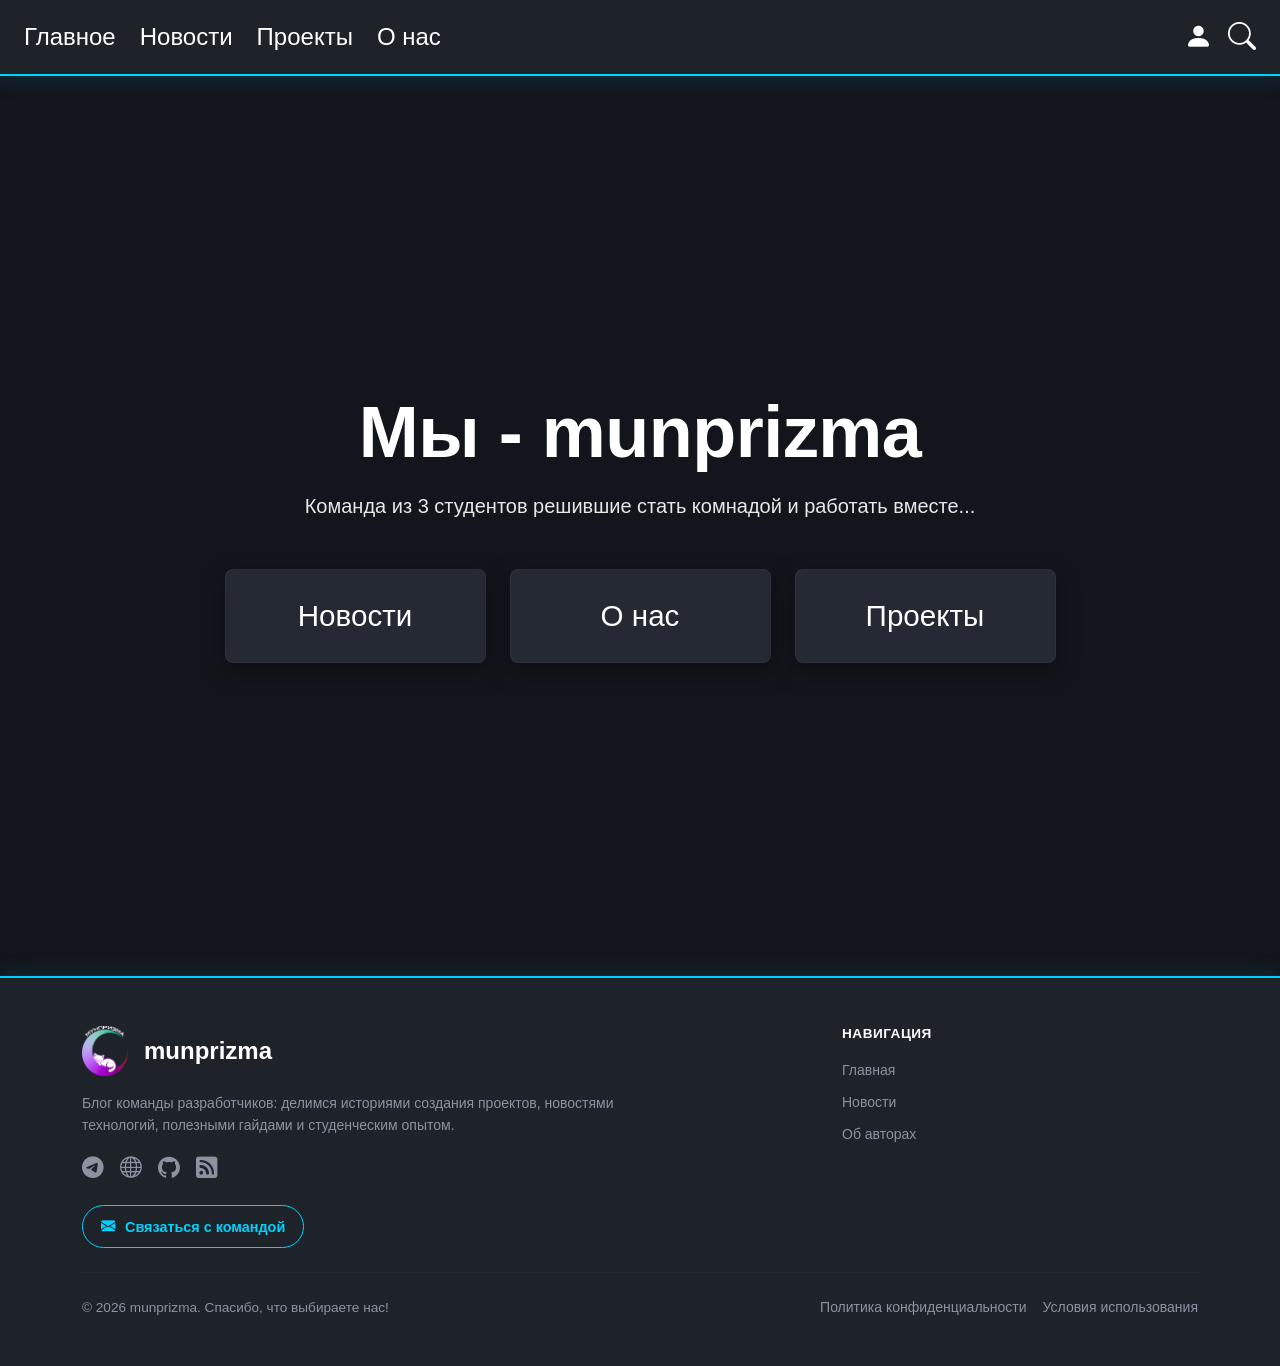
<file: index.html>
<!DOCTYPE html>
<html lang="ru">
<head>
<meta charset="UTF-8">
  <meta name="viewport" content="width=device-width, initial-scale=1.0">

  <link rel="icon" href="favicon.ico" sizes="any">
  <link rel="icon" type="image/png" sizes="32x32" href="favicon-32.png">
<title>munprizma</title>
  <link href="https://cdn.jsdelivr.net/npm/bootstrap@5.3.3/dist/css/bootstrap.min.css" rel="stylesheet">
  <link href="https://cdn.jsdelivr.net/npm/bootstrap-icons@1.11.3/font/bootstrap-icons.css" rel="stylesheet">
  <link rel="stylesheet" href="index.css">
  <link rel="stylesheet" href="site-search.css">
</head>
<body class="site-body">
  <header class="site-header">
    <div class="container-fluid px-4 py-3 d-flex justify-content-between align-items-center">
      <nav class="d-flex gap-4">
        <a href="#" class="header-link">Главное</a>
        <a href="news/News.html" class="header-link">Новости</a>
        <a href="#" class="header-link">Проекты</a>
        <a href="avtors/avtors.html" class="header-link">О нас</a>
      </nav>

      <div class="d-flex align-items-center gap-3">
        <a href="avatar/login.html" class="header-icon" aria-label="Профиль"><i class="bi bi-person-fill"></i></a>
        <button type="button" class="header-icon site-search-toggle" aria-label="Поиск" aria-expanded="false" aria-controls="siteSearchPanel"><i class="bi bi-search"></i></button>
      </div>
        </div>

    <div class="site-search-panel" id="siteSearchPanel" hidden>
      <form class="site-search-form" id="siteSearchForm">
        <label class="form-label" for="siteSearchInput">Поиск по сайту</label>
        <div class="input-group">
          <input class="form-control" id="siteSearchInput" type="search" placeholder="Введите слово или фразу" autocomplete="off" required>
          <button class="btn site-search-submit" type="submit">Найти</button>
        </div>
      </form>
      <div class="site-search-results" id="siteSearchResults" aria-live="polite"></div>
    </div>
  </header>
  <main class="min-vh-100 d-flex flex-column justify-content-center align-items-center py-5">
    <div class="container text-center">
      <h1 class="main-title mb-3">Мы - munprizma</h1>
      <p class="main-subtitle mb-5">
        Команда из 3 студентов решившие стать комнадой и работать вместе...
      </p>

      <div class="row justify-content-center g-4">
        <div class="col-12 col-md-3">
          <a href="news/News.html" class="action-card d-block p-4">
            Новости
          </a>
        </div>
        <div class="col-12 col-md-3">
          <a href="avtors/avtors.html" class="action-card d-block p-4">
            О нас
          </a>
        </div>
        <div class="col-12 col-md-3">
          <a href="#" class="action-card d-block p-4">
            Проекты
          </a>
        </div>
      </div>
    </div>
  </main>

  <footer class="site-footer">
    <div class="container py-5">
      <div class="row justify-content-between g-4">
        <div class="col-12 col-md-6">
          <div class="d-flex align-items-center gap-3 mb-3">
            <img src="da.png" class="footer-logo-image" alt="Логотип munprizma" width="46" height="50">
            <span class="footer-brand">munprizma</span>
          </div>
          <p class="footer-desc mb-3">
            Блог команды разработчиков: делимся историями создания проектов, новостями технологий, полезными гайдами и студенческим опытом.
          </p>
          <div class="d-flex gap-3">
            <a href="#" class="social-icon" aria-label="Telegram"><i class="bi bi-telegram"></i></a>
            <a href="#" class="social-icon" aria-label="VK"><i class="bi bi-globe"></i></a>
            <a href="#" class="social-icon" aria-label="GitHub"><i class="bi bi-github"></i></a>
            <a href="#" class="social-icon" aria-label="RSS"><i class="bi bi-rss-fill"></i></a>
          </div>
        
          <a href="mailto:munprizmab51@gmail.com" class="footer-contact-button" aria-label="Связаться с командой по электронной почте">
            <i class="bi bi-envelope-fill" aria-hidden="true"></i>
            <span>Связаться с командой</span>
          </a>
        </div>
        <div class="col-12 col-md-4">
          <h6 class="footer-heading mb-3">Навигация</h6>
          <ul class="list-unstyled d-flex flex-column gap-2 mb-0">
            <li><a href="#" class="footer-link">Главная</a></li>
            <li><a href="news/News.html" class="footer-link">Новости</a></li>
            <li><a href="avtors/avtors.html" class="footer-link">Об авторах</a></li>
          </ul>
        </div>
      </div>

      <hr class="footer-divider my-4">

      <div class="d-flex justify-content-between align-items-center flex-wrap gap-2 footer-bottom">
        <div>
          &copy; 2026 munprizma. Спасибо, что выбираете нас!
        </div>
        <div class="d-flex gap-3">
          <a href="#" class="footer-link">Политика конфиденциальности</a>
          <a href="#" class="footer-link">Условия использования</a>
        </div>
      </div>
    </div>
  </footer>

  <script src="https://cdn.jsdelivr.net/npm/bootstrap@5.3.3/dist/js/bootstrap.bundle.min.js"></script>
  <script src="site-search-index.js"></script>
  <script src="site-search.js"></script>
</body>
</html>
</file>
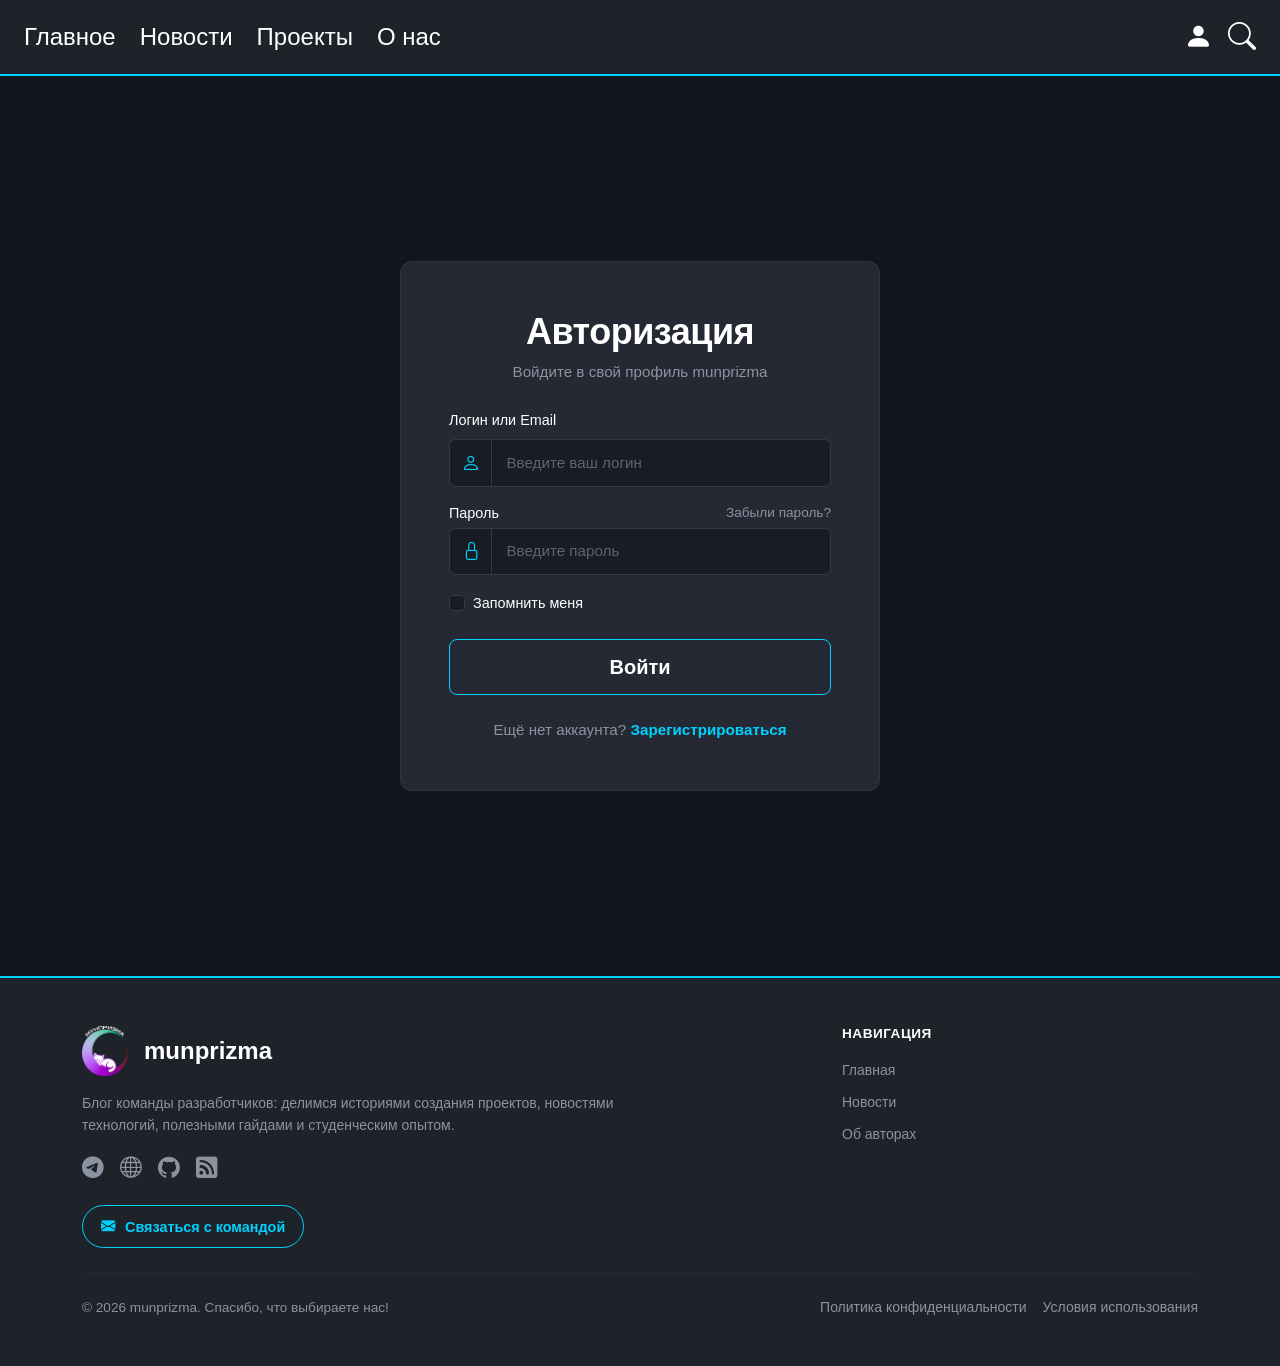
<file: avatar/login.html>
<!DOCTYPE html>
<html lang="ru">
<head>
<meta charset="UTF-8">
  <meta name="viewport" content="width=device-width, initial-scale=1.0">

  <link rel="icon" href="../favicon.ico" sizes="any">
  <link rel="icon" type="image/png" sizes="32x32" href="../favicon-32.png">
<title>munprizma - Авторизация</title>
  <link href="https://cdn.jsdelivr.net/npm/bootstrap@5.3.3/dist/css/bootstrap.min.css" rel="stylesheet">
  <link href="https://cdn.jsdelivr.net/npm/bootstrap-icons@1.11.3/font/bootstrap-icons.css" rel="stylesheet">
  <link rel="stylesheet" href="auth.css">
  <link rel="stylesheet" href="../site-search.css">
</head>
<body class="site-body">
  <header class="site-header">
    <div class="container-fluid px-4 py-3 d-flex justify-content-between align-items-center">
      <nav class="d-flex gap-4">
        <a href="../index.html" class="header-link">Главное</a>
        <a href="../news/News.html" class="header-link">Новости</a>
        <a href="#" class="header-link">Проекты</a>
        <a href="../avtors/avtors.html" class="header-link">О нас</a>
      </nav>
      <div class="d-flex align-items-center gap-3">
        <a href="login.html" class="header-icon" aria-label="Профиль"><i class="bi bi-person-fill"></i></a>
        <button type="button" class="header-icon site-search-toggle" aria-label="Поиск" aria-expanded="false" aria-controls="siteSearchPanel"><i class="bi bi-search"></i></button>
      </div>
        </div>

    <div class="site-search-panel" id="siteSearchPanel" hidden>
      <form class="site-search-form" id="siteSearchForm">
        <label class="form-label" for="siteSearchInput">Поиск по сайту</label>
        <div class="input-group">
          <input class="form-control" id="siteSearchInput" type="search" placeholder="Введите слово или фразу" autocomplete="off" required>
          <button class="btn site-search-submit" type="submit">Найти</button>
        </div>
      </form>
      <div class="site-search-results" id="siteSearchResults" aria-live="polite"></div>
    </div>
  </header>
  <main class="min-vh-100 d-flex flex-column justify-content-center align-items-center py-5">
    <div class="container d-flex justify-content-center">
      <div class="auth-card p-4 p-md-5">
        <div class="text-center mb-4">
          <h1 class="auth-title mb-2">Авторизация</h1>
          <p class="auth-subtitle">Войдите в свой профиль munprizma</p>
        </div>
        <form action="#" method="POST">
          <div class="mb-3">
            <label for="loginInput" class="form-label auth-label">Логин или Email</label>
            <div class="input-group">
              <span class="input-group-text auth-input-icon"><i class="bi bi-person"></i></span>
              <input type="text" class="form-control auth-input" id="loginInput" placeholder="Введите ваш логин" required>
            </div>
          </div>
          <div class="mb-3">
            <div class="d-flex justify-content-between align-items-center mb-1">
              <label for="passwordInput" class="form-label auth-label mb-0">Пароль</label>
              <a href="#" class="auth-helper-link">Забыли пароль?</a>
            </div>
            <div class="input-group">
              <span class="input-group-text auth-input-icon"><i class="bi bi-lock"></i></span>
              <input type="password" class="form-control auth-input" id="passwordInput" placeholder="Введите пароль" required>
            </div>
          </div>
          <div class="form-check mb-4">
            <input class="form-check-input auth-checkbox" type="checkbox" id="rememberMe">
            <label class="form-check-label auth-label" for="rememberMe">
              Запомнить меня
            </label>
          </div>
          <button type="submit" class="btn auth-btn w-100 mb-4">Войти</button>
          <div class="text-center auth-footer-text">
            Ещё нет аккаунта?
            <a href="register.html" class="auth-accent-link">Зарегистрироваться</a>
          </div>
        </form>
      </div>
    </div>
  </main>
  <footer class="site-footer">
    <div class="container py-5">
      <div class="row justify-content-between g-4">
        <div class="col-12 col-md-6">
          <div class="d-flex align-items-center gap-3 mb-3">
            <img src="../da.png" class="footer-logo-image" alt="Логотип munprizma" width="46" height="50">
            <span class="footer-brand">munprizma</span>
          </div>
          <p class="footer-desc mb-3">
            Блог команды разработчиков: делимся историями создания проектов, новостями технологий, полезными гайдами и студенческим опытом.
          </p>
          <div class="d-flex gap-3">
            <a href="#" class="social-icon" aria-label="Telegram"><i class="bi bi-telegram"></i></a>
            <a href="#" class="social-icon" aria-label="VK"><i class="bi bi-globe"></i></a>
            <a href="#" class="social-icon" aria-label="GitHub"><i class="bi bi-github"></i></a>
            <a href="#" class="social-icon" aria-label="RSS"><i class="bi bi-rss-fill"></i></a>
          </div>
        
          <a href="mailto:munprizmab51@gmail.com" class="footer-contact-button" aria-label="Связаться с командой по электронной почте">
            <i class="bi bi-envelope-fill" aria-hidden="true"></i>
            <span>Связаться с командой</span>
          </a>
        </div>

        <div class="col-12 col-md-4">
          <h6 class="footer-heading mb-3">Навигация</h6>
          <ul class="list-unstyled d-flex flex-column gap-2 mb-0">
            <li><a href="../index.html" class="footer-link">Главная</a></li>
            <li><a href="../news/News.html" class="footer-link">Новости</a></li>
            <li><a href="../avtors/avtors.html" class="footer-link">Об авторах</a></li>
          </ul>
        </div>
      </div>

      <hr class="footer-divider my-4">

      <div class="d-flex justify-content-between align-items-center flex-wrap gap-2 footer-bottom">
        <div>
          &copy; 2026 munprizma. Спасибо, что выбираете нас!
        </div>
        <div class="d-flex gap-3">
          <a href="#" class="footer-link">Политика конфиденциальности</a>
          <a href="#" class="footer-link">Условия использования</a>
        </div>
      </div>
    </div>
  </footer>

  <script src="https://cdn.jsdelivr.net/npm/bootstrap@5.3.3/dist/js/bootstrap.bundle.min.js"></script>
  <script src="../site-search-index.js"></script>
  <script src="../site-search.js"></script>
</body>
</html>
</file>
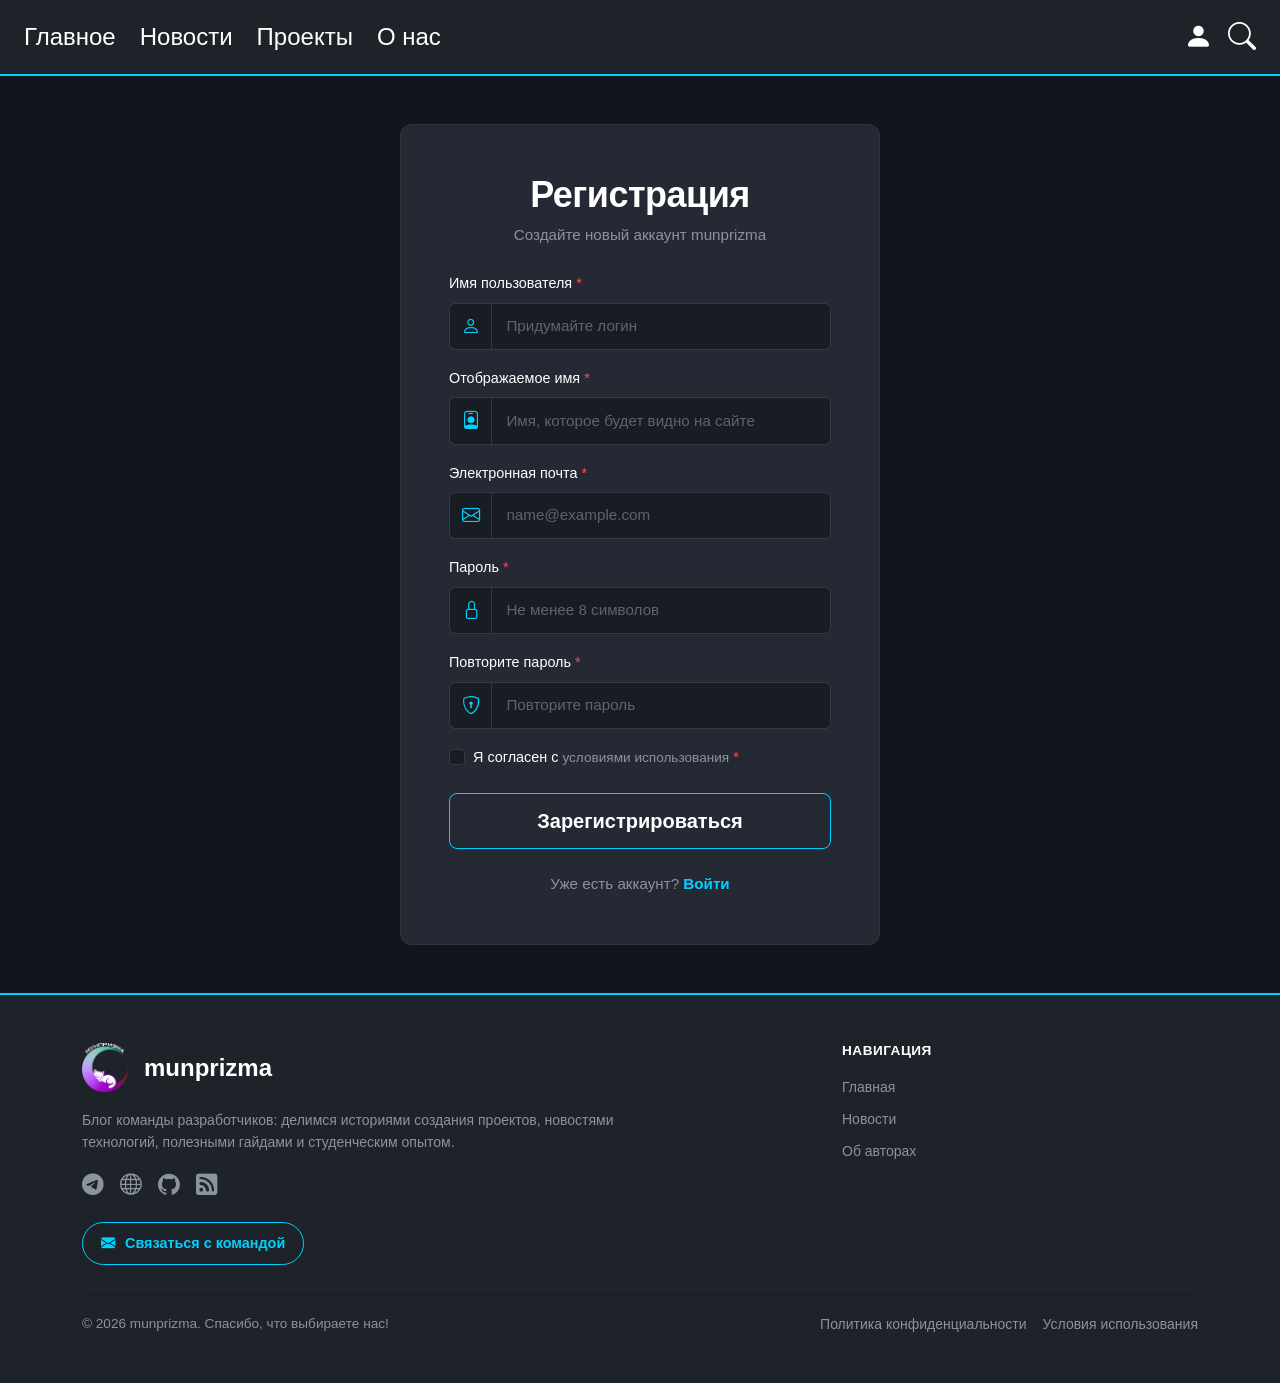
<file: avatar/register.html>
<!DOCTYPE html>
<html lang="ru">
<head>
<meta charset="UTF-8">
  <meta name="viewport" content="width=device-width, initial-scale=1.0">

  <link rel="icon" href="../favicon.ico" sizes="any">
  <link rel="icon" type="image/png" sizes="32x32" href="../favicon-32.png">
<title>munprizma - Регистрация</title>
  <link href="https://cdn.jsdelivr.net/npm/bootstrap@5.3.3/dist/css/bootstrap.min.css" rel="stylesheet">
  <link href="https://cdn.jsdelivr.net/npm/bootstrap-icons@1.11.3/font/bootstrap-icons.css" rel="stylesheet">
  <link rel="stylesheet" href="auth.css">
  <link rel="stylesheet" href="../site-search.css">
</head>
<body class="site-body">

  <!-- Header -->
  <header class="site-header">
    <div class="container-fluid px-4 py-3 d-flex justify-content-between align-items-center">
      <nav class="d-flex gap-4">
        <a href="../index.html" class="header-link">Главное</a>
        <a href="../news/News.html" class="header-link">Новости</a>
        <a href="#" class="header-link">Проекты</a>
        <a href="../avtors/avtors.html" class="header-link">О нас</a>
      </nav>

      <div class="d-flex align-items-center gap-3">
        <a href="login.html" class="header-icon" aria-label="Профиль"><i class="bi bi-person-fill"></i></a>
        <button type="button" class="header-icon site-search-toggle" aria-label="Поиск" aria-expanded="false" aria-controls="siteSearchPanel"><i class="bi bi-search"></i></button>
      </div>
        </div>

    <div class="site-search-panel" id="siteSearchPanel" hidden>
      <form class="site-search-form" id="siteSearchForm">
        <label class="form-label" for="siteSearchInput">Поиск по сайту</label>
        <div class="input-group">
          <input class="form-control" id="siteSearchInput" type="search" placeholder="Введите слово или фразу" autocomplete="off" required>
          <button class="btn site-search-submit" type="submit">Найти</button>
        </div>
      </form>
      <div class="site-search-results" id="siteSearchResults" aria-live="polite"></div>
    </div>
  </header>
  <main class="min-vh-100 d-flex flex-column justify-content-center align-items-center py-5">
    <div class="container d-flex justify-content-center">
      <div class="auth-card p-4 p-md-5">
        <div class="text-center mb-4">
          <h1 class="auth-title mb-2">Регистрация</h1>
          <p class="auth-subtitle">Создайте новый аккаунт munprizma</p>
        </div>
        <form action="#" method="POST">
          <div class="mb-3">
            <label for="regUsername" class="form-label auth-label">
              Имя пользователя <span class="text-danger">*</span>
            </label>
            <div class="input-group">
              <span class="input-group-text auth-input-icon"><i class="bi bi-person"></i></span>
              <input type="text" class="form-control auth-input" id="regUsername" placeholder="Придумайте логин" required>
            </div>
          </div>
          <div class="mb-3">
            <label for="regDisplayName" class="form-label auth-label">
              Отображаемое имя <span class="text-danger">*</span>
            </label>
            <div class="input-group">
              <span class="input-group-text auth-input-icon"><i class="bi bi-person-badge"></i></span>
              <input type="text" class="form-control auth-input" id="regDisplayName" placeholder="Имя, которое будет видно на сайте" required>
            </div>
          </div>
          <div class="mb-3">
            <label for="regEmail" class="form-label auth-label">
              Электронная почта <span class="text-danger">*</span>
            </label>
            <div class="input-group">
              <span class="input-group-text auth-input-icon"><i class="bi bi-envelope"></i></span>
              <input type="email" class="form-control auth-input" id="regEmail" placeholder="name@example.com" required>
            </div>
          </div>
          <div class="mb-3">
            <label for="regPassword" class="form-label auth-label">
              Пароль <span class="text-danger">*</span>
            </label>
            <div class="input-group">
              <span class="input-group-text auth-input-icon"><i class="bi bi-lock"></i></span>
              <input type="password" class="form-control auth-input" id="regPassword" placeholder="Не менее 8 символов" required>
            </div>
          </div>
          <div class="mb-3">
            <label for="regPasswordConfirm" class="form-label auth-label">
              Повторите пароль <span class="text-danger">*</span>
            </label>
            <div class="input-group">
              <span class="input-group-text auth-input-icon"><i class="bi bi-shield-lock"></i></span>
              <input type="password" class="form-control auth-input" id="regPasswordConfirm" placeholder="Повторите пароль" required>
            </div>
          </div>
          <div class="form-check mb-4">
            <input class="form-check-input auth-checkbox" type="checkbox" id="acceptTerms" required>
            <label class="form-check-label auth-label" for="acceptTerms">
              Я согласен с <a href="#" class="auth-helper-link">условиями использования</a> <span class="text-danger">*</span>
            </label>
          </div>
          <button type="submit" class="btn auth-btn w-100 mb-4">Зарегистрироваться</button>
          <div class="text-center auth-footer-text">
            Уже есть аккаунт?
            <a href="login.html" class="auth-accent-link">Войти</a>
          </div>
        </form>
      </div>
    </div>
  </main>
  <footer class="site-footer">
    <div class="container py-5">
      <div class="row justify-content-between g-4">
        <div class="col-12 col-md-6">
          <div class="d-flex align-items-center gap-3 mb-3">
            <img src="../da.png" class="footer-logo-image" alt="Логотип munprizma" width="46" height="50">
            <span class="footer-brand">munprizma</span>
          </div>
          <p class="footer-desc mb-3">
            Блог команды разработчиков: делимся историями создания проектов, новостями технологий, полезными гайдами и студенческим опытом.
          </p>
          <div class="d-flex gap-3">
            <a href="#" class="social-icon" aria-label="Telegram"><i class="bi bi-telegram"></i></a>
            <a href="#" class="social-icon" aria-label="VK"><i class="bi bi-globe"></i></a>
            <a href="#" class="social-icon" aria-label="GitHub"><i class="bi bi-github"></i></a>
            <a href="#" class="social-icon" aria-label="RSS"><i class="bi bi-rss-fill"></i></a>
          </div>
        
          <a href="mailto:munprizmab51@gmail.com" class="footer-contact-button" aria-label="Связаться с командой по электронной почте">
            <i class="bi bi-envelope-fill" aria-hidden="true"></i>
            <span>Связаться с командой</span>
          </a>
        </div>
        <div class="col-12 col-md-4">
          <h6 class="footer-heading mb-3">Навигация</h6>
          <ul class="list-unstyled d-flex flex-column gap-2 mb-0">
            <li><a href="../index.html" class="footer-link">Главная</a></li>
            <li><a href="../news/News.html" class="footer-link">Новости</a></li>
            <li><a href="../avtors/avtors.html" class="footer-link">Об авторах</a></li>
          </ul>
        </div>
      </div>
      <hr class="footer-divider my-4">
      <div class="d-flex justify-content-between align-items-center flex-wrap gap-2 footer-bottom">
        <div>
          &copy; 2026 munprizma. Спасибо, что выбираете нас!
        </div>
        <div class="d-flex gap-3">
          <a href="#" class="footer-link">Политика конфиденциальности</a>
          <a href="#" class="footer-link">Условия использования</a>
        </div>
      </div>
    </div>
  </footer>
  <script src="https://cdn.jsdelivr.net/npm/bootstrap@5.3.3/dist/js/bootstrap.bundle.min.js"></script>
  <script src="../site-search-index.js"></script>
  <script src="../site-search.js"></script>
</body>
</html>
</file>
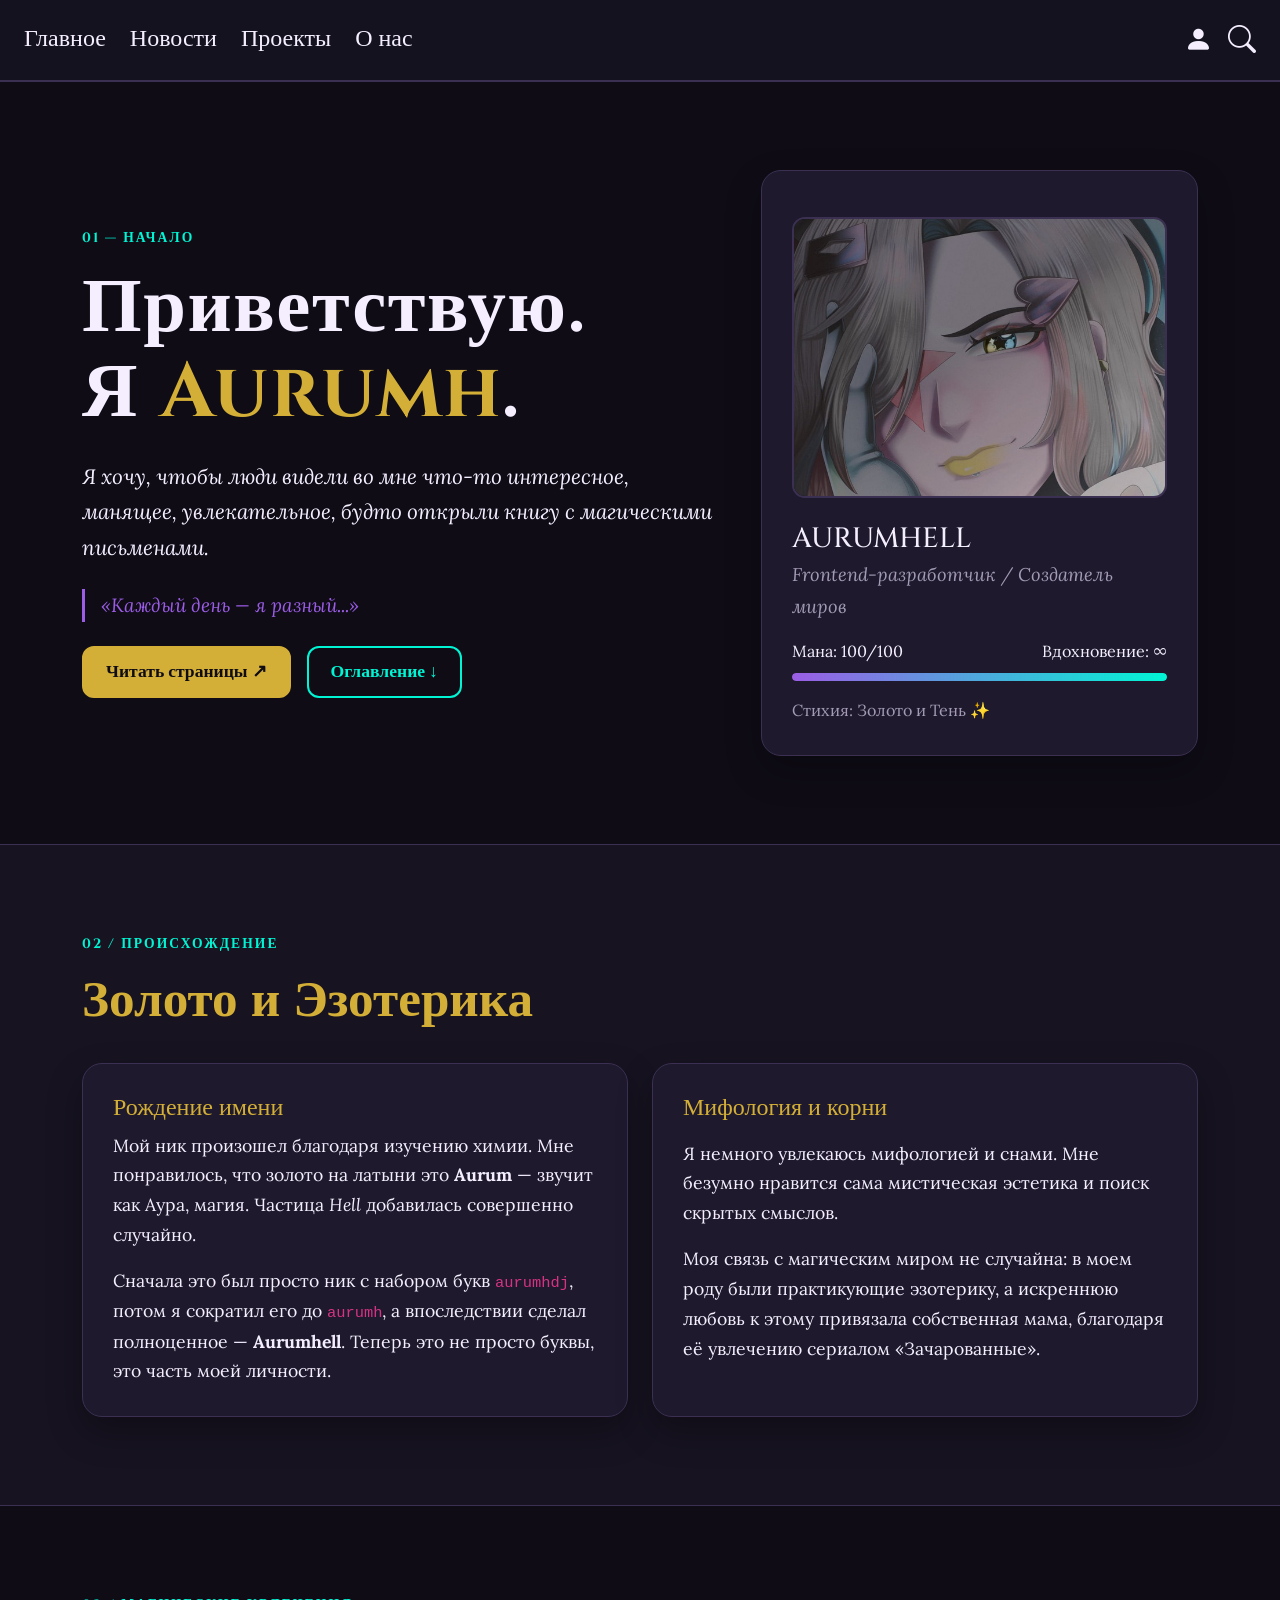
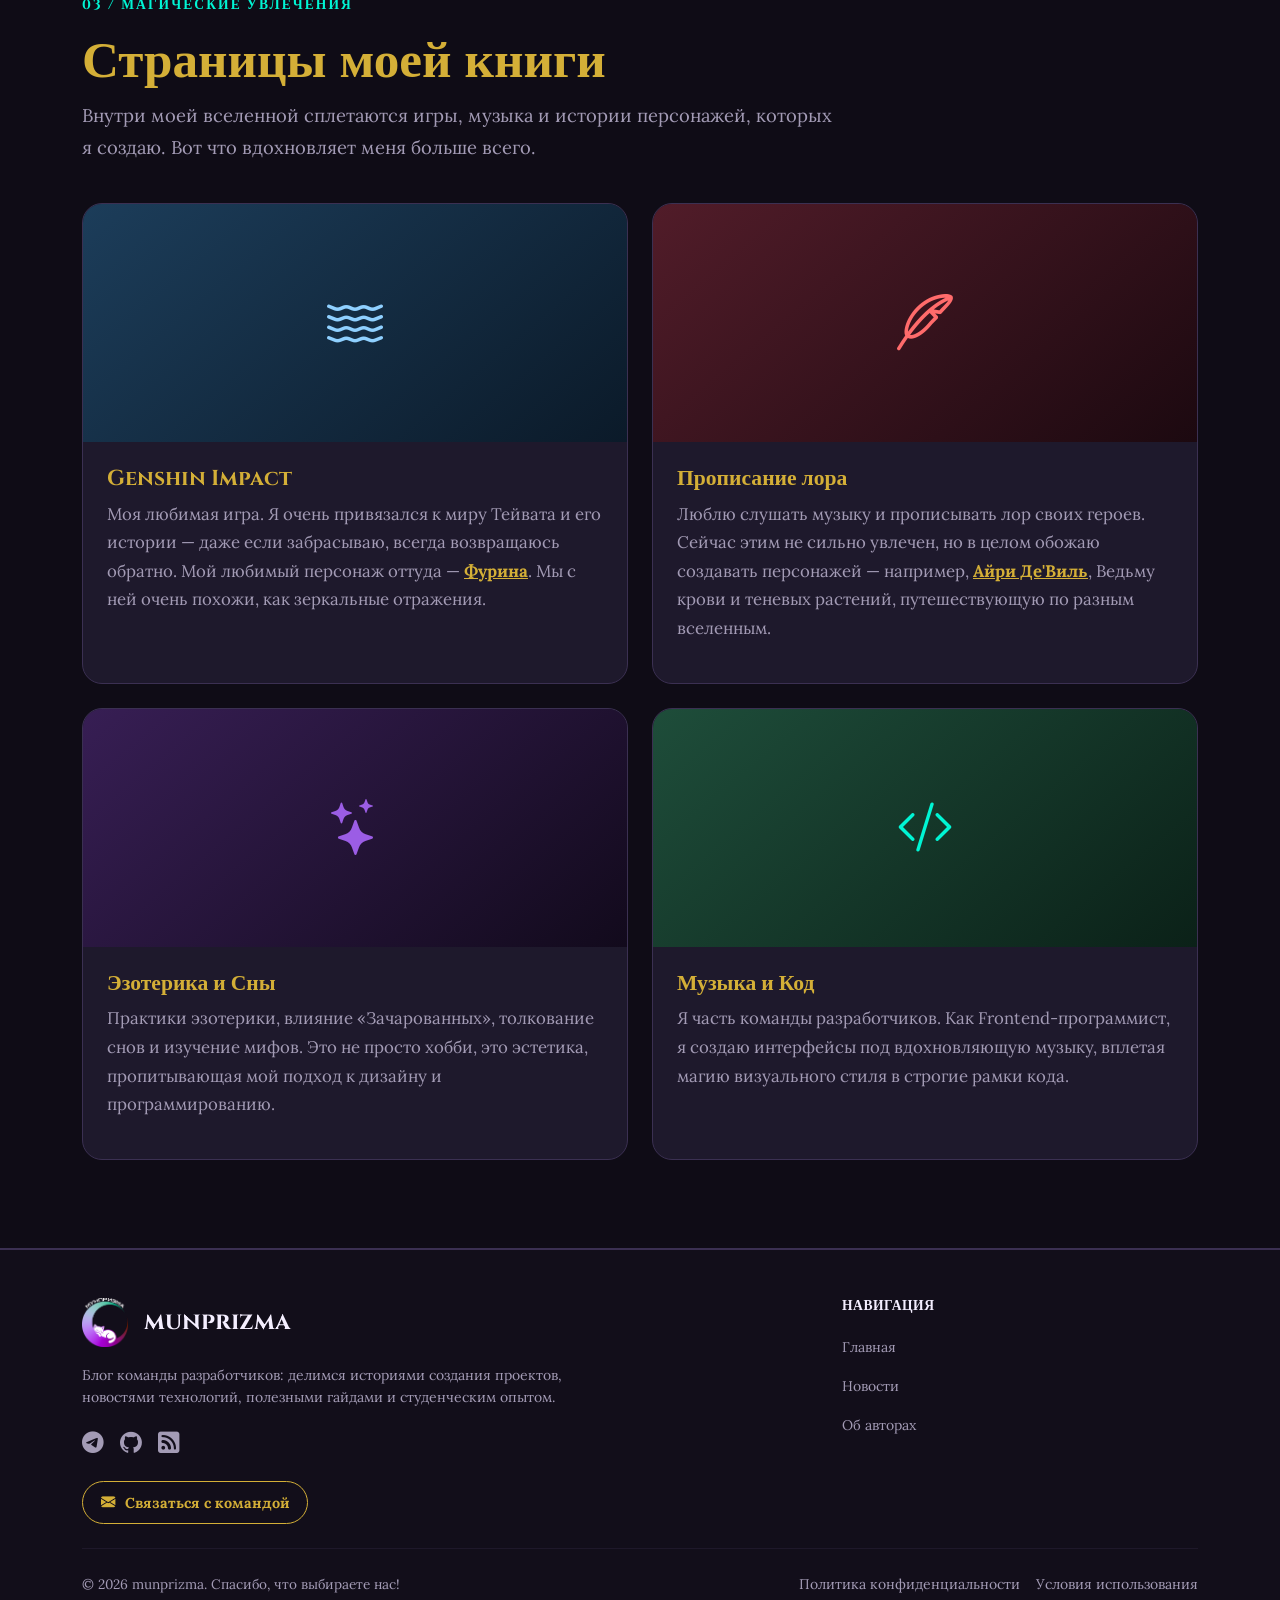
<file: avtors/aurumh.html>
<!doctype html>
<html lang="ru">
<head>
<meta charset="utf-8">
  <meta name="viewport" content="width=device-width, initial-scale=1">

  <link rel="icon" href="../favicon.ico" sizes="any">
  <link rel="icon" type="image/png" sizes="32x32" href="../favicon-32.png">
<meta name="description" content="Aurumh — Frontend разработчик, творец лора и любитель магической эстетики.">
  <title>Aurumh(Никита) — Книга магических письмен</title>
  <link href="https://cdn.jsdelivr.net/npm/bootstrap@5.3.3/dist/css/bootstrap.min.css" rel="stylesheet">
  <link href="https://cdn.jsdelivr.net/npm/bootstrap-icons@1.11.3/font/bootstrap-icons.css" rel="stylesheet">
  <link rel="preconnect" href="https://fonts.googleapis.com">
  <link rel="preconnect" href="https://fonts.gstatic.com" crossorigin>
  <link href="https://fonts.googleapis.com/css2?family=Cinzel:wght@500;700&family=Lora:ital,wght@0,400;0,500;1,400&display=swap" rel="stylesheet">
  <link rel="stylesheet" href="assets/aurumh.css">
  <link rel="stylesheet" href="../site-search.css">
</head>
<body>
  <header class="site-header">
    <div class="container-fluid px-4 py-3 d-flex justify-content-between align-items-center">
      <nav class="d-flex gap-4">
        <a href="../index.html" class="header-link">Главное</a>
        <a href="../news/News.html" class="header-link">Новости</a>
        <a href="#" class="header-link">Проекты</a>
        <a href="avtors.html" class="header-link">О нас</a>
      </nav>

      <div class="d-flex align-items-center gap-3">
        <a href="../avatar/login.html" class="header-icon" aria-label="Профиль"><i class="bi bi-person-fill"></i></a>
        <button type="button" class="header-icon site-search-toggle" aria-label="Поиск" aria-expanded="false" aria-controls="siteSearchPanel"><i class="bi bi-search"></i></button>
      </div>
        </div>

    <div class="site-search-panel" id="siteSearchPanel" hidden>
      <form class="site-search-form" id="siteSearchForm">
        <label class="form-label" for="siteSearchInput">Поиск по сайту</label>
        <div class="input-group">
          <input class="form-control" id="siteSearchInput" type="search" placeholder="Введите слово или фразу" autocomplete="off" required>
          <button class="btn site-search-submit" type="submit">Найти</button>
        </div>
      </form>
      <div class="site-search-results" id="siteSearchResults" aria-live="polite"></div>
    </div>
  </header>
  <main id="top">
    <section class="hero-section section-spacing">
      <div class="container">
        <div class="row align-items-center g-5">
          <div class="col-lg-7">
            <p class="eyebrow mb-2">01 — Начало</p>
            <h1 class="display-title mt-3">Приветствую.<br>Я <span>Aurumh</span>.</h1>
            <p class="lead hero-description mt-4">Я хочу, чтобы люди видели во мне что-то интересное, манящее, увлекательное, будто открыли книгу с магическими письменами.</p>
            <p class="hero-quote mt-4">«Каждый день — я разный...»</p>
            <div class="d-flex flex-wrap gap-3 mt-4">
              <a href="#lore" class="btn btn-game btn-game-primary">Читать страницы ↗</a>
              <a href="#about" class="btn btn-game btn-game-outline">Оглавление ↓</a>
            </div>
          </div>
          <div class="col-lg-5">
            <div class="character-card mx-auto">
              <div class="d-flex justify-content-between align-items-center gap-2 mb-3">
              </div>
              <img class="avatar img-fluid" src="assets/img/aurumh-avatar.jpg" alt="Аватар Aurumh" width="480" height="360">
              <h2 class="h3 mt-4 mb-1">AURUMHELL</h2>
              <p class="text-soft mb-3 fst-italic">Frontend-разработчик / Создатель миров</p>
              <div class="d-flex justify-content-between small mb-2"><span>Мана: 100/100</span><span>Вдохновение: ∞</span></div>
              <div class="stat-track"><span style="width:100%"></span></div>
              <p class="small text-soft mt-3 mb-0">Стихия: Золото и Тень ✨</p>
            </div>
          </div>
        </div>
      </div>
    </section>
    <section id="about" class="section-spacing section-muted">
      <div class="container">
        <p class="section-kicker">02 / Происхождение</p>
        <h2 class="section-title">Золото и Эзотерика</h2>
        <div class="row g-4 mt-1">
          <div class="col-lg-6">
            <div class="game-panel h-100">
              <h3 class="h4 accent">Рождение имени</h3>
              <p>Мой ник произошел благодаря изучению химии. Мне понравилось, что золото на латыни это <strong>Aurum</strong> — звучит как Аура, магия. Частица <em>Hell</em> добавилась совершенно случайно.</p>
              <p class="mb-0">Сначала это был просто ник с набором букв <code>aurumhdj</code>, потом я сократил его до <code>aurumh</code>, а впоследствии сделал полноценное — <strong>Aurumhell</strong>. Теперь это не просто буквы, это часть моей личности.</p>
            </div>
          </div>
          <div class="col-lg-6">
            <div class="game-panel h-100">
              <h3 class="h4 accent mb-3">Мифология и корни</h3>
              <p>Я немного увлекаюсь мифологией и снами. Мне безумно нравится сама мистическая эстетика и поиск скрытых смыслов.</p>
              <p class="mb-0">Моя связь с магическим миром не случайна: в моем роду были практикующие эзотерику, а искреннюю любовь к этому привязала собственная мама, благодаря её увлечению сериалом «Зачарованные».</p>
            </div>
          </div>
        </div>
      </div>
    </section>
    <section id="lore" class="section-spacing">
      <div class="container">
        <p class="section-kicker">03 / Магические увлечения</p>
        <h2 class="section-title">Страницы моей книги</h2>
        <p class="section-intro">Внутри моей вселенной сплетаются игры, музыка и истории персонажей, которых я создаю. Вот что вдохновляет меня больше всего.</p>
        <div class="row row-cols-1 row-cols-sm-2 g-4 mt-1">
                    <div class="col">
            <div class="game-tile h-100 d-flex flex-column position-relative">
              <div class="game-art art-genshin" aria-hidden="true"><i class="bi bi-water"></i></div>
              <div class="p-4 d-flex flex-column flex-grow-1">
                <h3 class="h5 mb-2 game-tile-title">
                  <a href="https://ru.ruwiki.ru/wiki/Genshin_Impact" target="_blank" rel="noopener noreferrer" class="text-decoration-none stretched-link" style="color: inherit;">Genshin Impact</a>
                </h3>
                <p class="mb-3 text-soft flex-grow-1">Моя любимая игра. Я очень привязался к миру Тейвата и его истории — даже если забрасываю, всегда возвращаюсь обратно. Мой любимый персонаж оттуда — <strong><a href="https://genshin-impact.fandom.com/ru/wiki/Фурина" target="_blank" rel="noopener noreferrer" class="accent text-decoration-underline position-relative" style="z-index: 2;">Фурина</a></strong>. Мы с ней очень похожи, как зеркальные отражения.</p>
              </div>
            </div>
          </div>
          <div class="col">
            <div class="game-tile h-100 d-flex flex-column position-relative">
              <div class="game-art art-lore" aria-hidden="true"><i class="bi bi-feather"></i></div>
              <div class="p-4 d-flex flex-column flex-grow-1">
                <h3 class="h5 mb-2 game-tile-title">
                  <a href="https://ru.ruwiki.ru/wiki/Лор" target="_blank" rel="noopener noreferrer" class="text-decoration-none stretched-link" style="color: inherit;">Прописание лора</a>
                </h3>
                <p class="mb-3 text-soft flex-grow-1">Люблю слушать музыку и прописывать лор своих героев. Сейчас этим не сильно увлечен, но в целом обожаю создавать персонажей — например, <strong><a href="https://fandom.com/ru/wiki/Айри_Де'Виль" target="_blank" rel="noopener noreferrer" class="accent text-decoration-underline position-relative" style="z-index: 2;">Айри Де'Виль</a></strong>, Ведьму крови и теневых растений, путешествующую по разным вселенным.</p>
              </div>
            </div>
          </div>
          <div class="col">
            <div class="game-tile h-100 d-flex flex-column position-relative">
              <div class="game-art art-myth" aria-hidden="true"><i class="bi bi-stars"></i></div>
              <div class="p-4 d-flex flex-column flex-grow-1">
                <h3 class="h5 mb-2 game-tile-title">
                  <a href="https://ru.ruwiki.ru/wiki/Эзотеризм" target="_blank" rel="noopener noreferrer" class="text-decoration-none stretched-link" style="color: inherit;">Эзотерика и Сны</a>
                </h3>
                <p class="mb-3 text-soft flex-grow-1">Практики эзотерики, влияние «Зачарованных», толкование снов и изучение мифов. Это не просто хобби, это эстетика, пропитывающая мой подход к дизайну и программированию.</p>
              </div>
            </div>
          </div>
          <div class="col">
            <div class="game-tile h-100 d-flex flex-column position-relative">
              <div class="game-art art-code" aria-hidden="true"><i class="bi bi-code-slash"></i></div>
              <div class="p-4 d-flex flex-column flex-grow-1">
                <h3 class="h5 mb-2 game-tile-title">
                  <a href="https://ru.ruwiki.ru/wiki/Программирование" target="_blank" rel="noopener noreferrer" class="text-decoration-none stretched-link" style="color: inherit;">Музыка и Код</a>
                </h3>
                <p class="mb-3 text-soft flex-grow-1">Я часть команды разработчиков. Как Frontend-программист, я создаю интерфейсы под вдохновляющую музыку, вплетая магию визуального стиля в строгие рамки кода.</p>
              </div>
            </div>
          </div>

        </div>
      </div>
    </div>
    </section>
  </main>
  <footer class="site-footer">
    <div class="container py-5">
      <div class="row justify-content-between g-4">
        <div class="col-12 col-md-6">
          <div class="d-flex align-items-center gap-3 mb-3">
            <img src="../da.png" class="footer-logo-image" alt="Логотип munprizma" width="46" height="50">
            <span class="footer-brand">munprizma</span>
          </div>
          <p class="footer-desc mb-3">
            Блог команды разработчиков: делимся историями создания проектов, новостями технологий, полезными гайдами и студенческим опытом.
          </p>
          <div class="d-flex gap-3">
            <a href="#" class="social-icon" aria-label="Telegram"><i class="bi bi-telegram"></i></a>
            <a href="#" class="social-icon" aria-label="GitHub"><i class="bi bi-github"></i></a>
            <a href="#" class="social-icon" aria-label="RSS"><i class="bi bi-rss-fill"></i></a>
          </div>
        
          <a href="mailto:munprizmab51@gmail.com" class="footer-contact-button" aria-label="Связаться с командой по электронной почте">
            <i class="bi bi-envelope-fill" aria-hidden="true"></i>
            <span>Связаться с командой</span>
          </a>
        </div>
        <div class="col-12 col-md-4">
          <h6 class="footer-heading mb-3">Навигация</h6>
          <ul class="list-unstyled d-flex flex-column gap-2 mb-0">
            <li><a href="../index.html" class="footer-link">Главная</a></li>
            <li><a href="../news/News.html" class="footer-link">Новости</a></li>
            <li><a href="avtors.html" class="footer-link">Об авторах</a></li>
          </ul>
        </div>
      </div>
      <hr class="footer-divider my-4">
      <div class="d-flex justify-content-between align-items-center flex-wrap gap-2 footer-bottom">
        <div>
          &copy; 2026 munprizma. Спасибо, что выбираете нас!
        </div>
        <div class="d-flex gap-3">
          <a href="#" class="footer-link">Политика конфиденциальности</a>
          <a href="#" class="footer-link">Условия использования</a>
        </div>
      </div>
    </div>
  </footer>
  <script src="https://cdn.jsdelivr.net/npm/bootstrap@5.3.3/dist/js/bootstrap.bundle.min.js"></script>
  <script src="../site-search-index.js"></script>
  <script src="../site-search.js"></script>
</body>
</html>
</file>
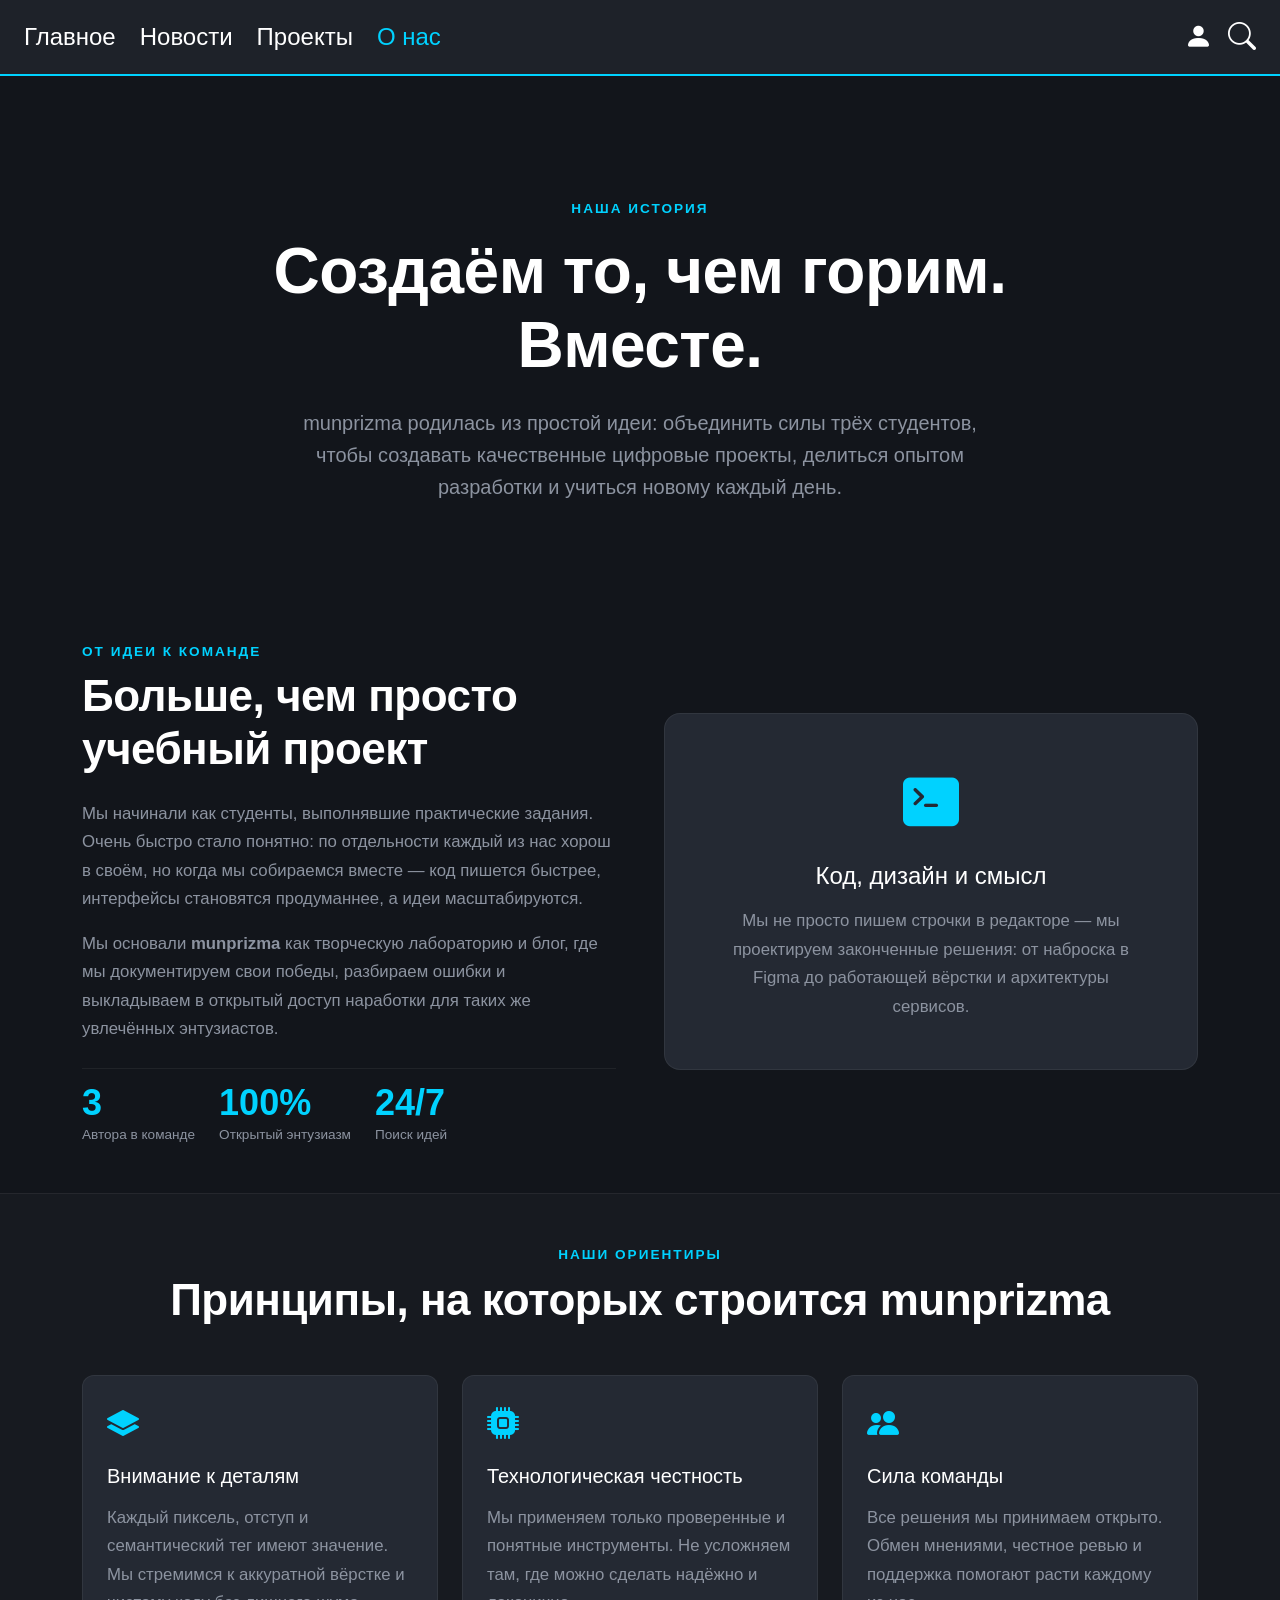
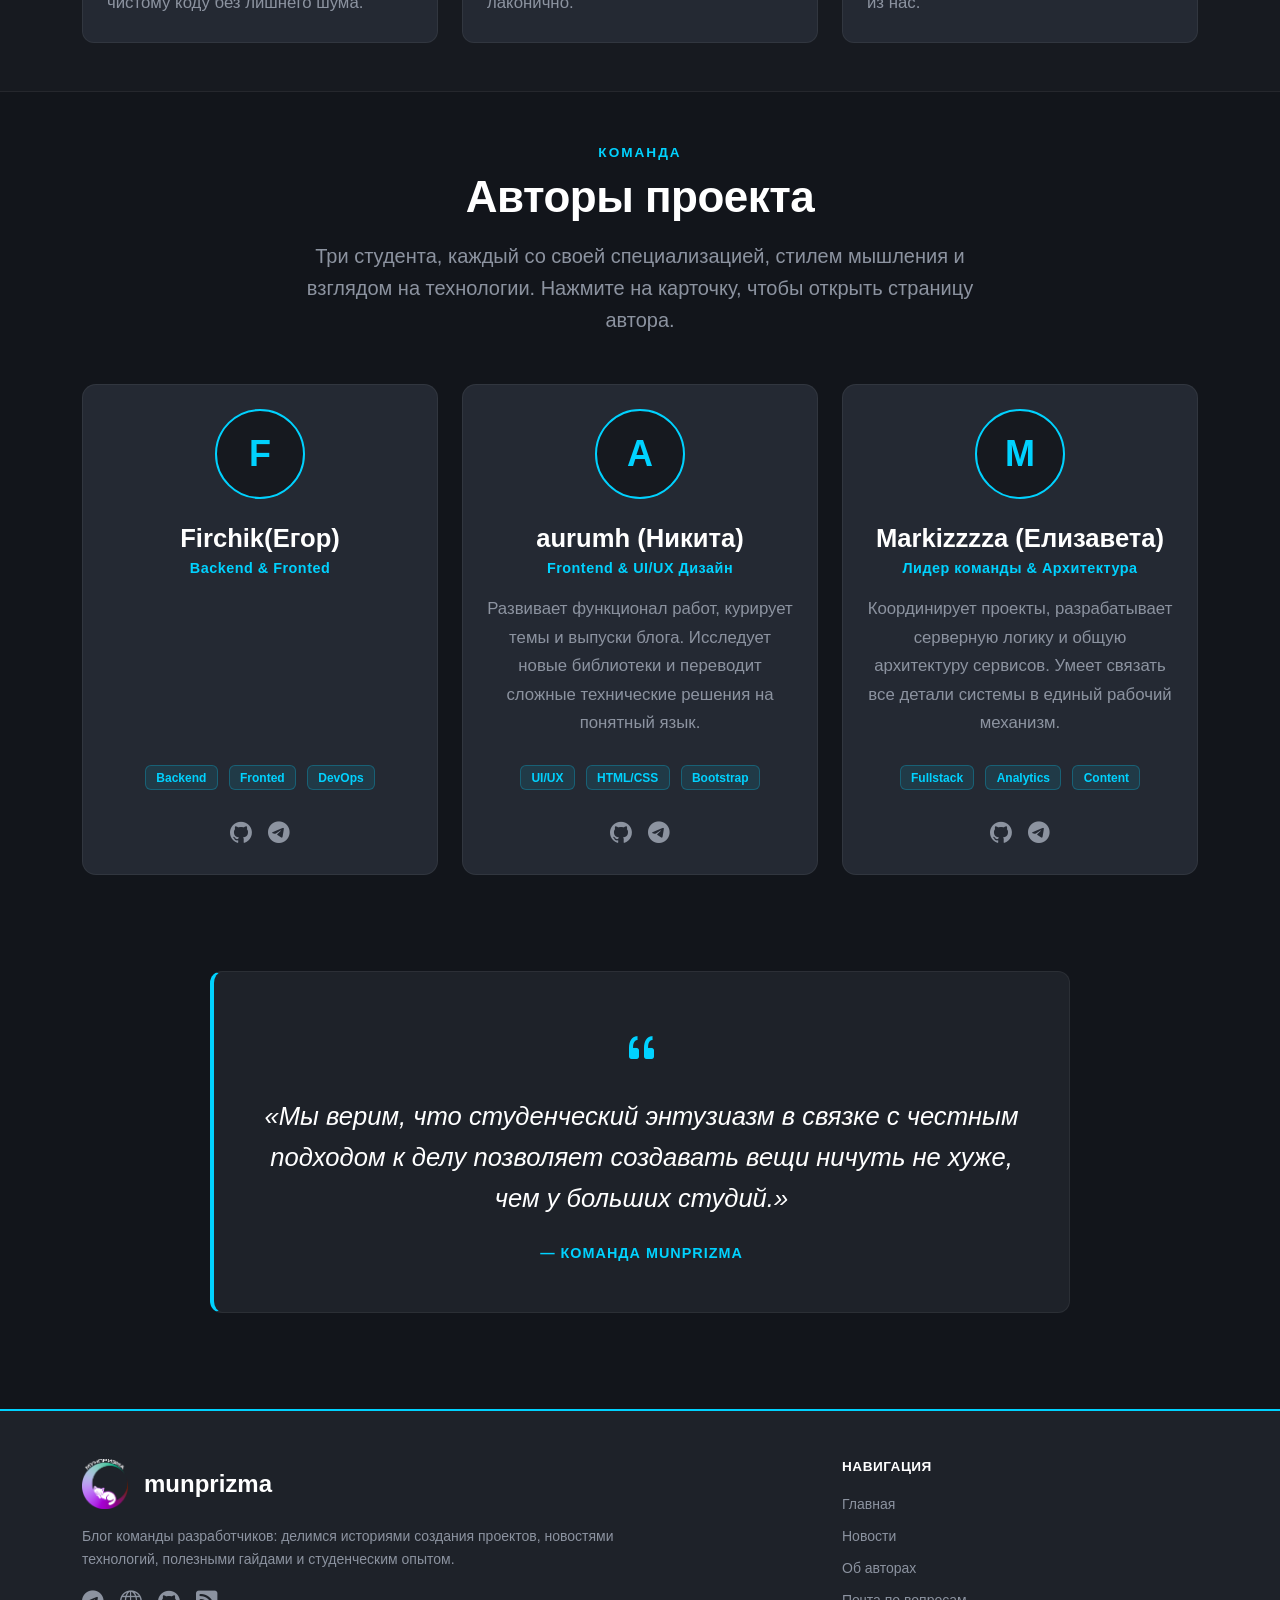
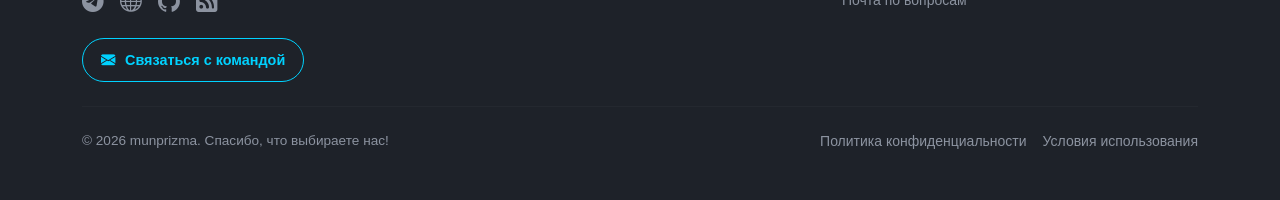
<file: avtors/avtors.html>
<!DOCTYPE html>
<html lang="ru">
<head>
<meta charset="UTF-8">
  <meta name="viewport" content="width=device-width, initial-scale=1.0">

  <link rel="icon" href="../favicon.ico" sizes="any">
  <link rel="icon" type="image/png" sizes="32x32" href="../favicon-32.png">
<title>munprizma - Об авторах</title>
  <link href="https://cdn.jsdelivr.net/npm/bootstrap@5.3.3/dist/css/bootstrap.min.css" rel="stylesheet">
  <link href="https://cdn.jsdelivr.net/npm/bootstrap-icons@1.11.3/font/bootstrap-icons.css" rel="stylesheet">
  <link rel="stylesheet" href="avtors.css">
  <link rel="stylesheet" href="../site-search.css">
</head>
<body class="site-body">
  <header class="site-header">
    <div class="container-fluid px-4 py-3 d-flex justify-content-between align-items-center">
      <nav class="d-flex gap-4">
        <a href="../index.html" class="header-link">Главное</a>
        <a href="../news/News.html" class="header-link">Новости</a>
        <a href="#" class="header-link">Проекты</a>
        <a href="avtors.html" class="header-link active">О нас</a>
      </nav>

      <div class="d-flex align-items-center gap-3">
        <a href="../avatar/login.html" class="header-icon" aria-label="Профиль"><i class="bi bi-person-fill"></i></a>
        <button type="button" class="header-icon site-search-toggle" aria-label="Поиск" aria-expanded="false" aria-controls="siteSearchPanel"><i class="bi bi-search"></i></button>
      </div>
        </div>

    <div class="site-search-panel" id="siteSearchPanel" hidden>
      <form class="site-search-form" id="siteSearchForm">
        <label class="form-label" for="siteSearchInput">Поиск по сайту</label>
        <div class="input-group">
          <input class="form-control" id="siteSearchInput" type="search" placeholder="Введите слово или фразу" autocomplete="off" required>
          <button class="btn site-search-submit" type="submit">Найти</button>
        </div>
      </form>
      <div class="site-search-results" id="siteSearchResults" aria-live="polite"></div>
    </div>
  </header>
  <main class="py-5">
        <section class="story-hero text-center py-5 my-md-4">
      <div class="container">
        <span class="story-tag mb-3 d-inline-block">Наша история</span>
        <h1 class="story-hero-title mb-4">Создаём то, чем горим.<br>Вместе.</h1>
        <p class="story-hero-subtitle mx-auto">
          munprizma родилась из простой идеи: объединить силы трёх студентов, чтобы создавать качественные цифровые проекты, делиться опытом разработки и учиться новому каждый день.
        </p>
      </div>
    </section>
    <section class="py-5">
      <div class="container">
        <div class="row align-items-center g-5">
          <div class="col-12 col-lg-6">
            <span class="story-tag mb-2 d-inline-block">От идеи к команде</span>
            <h2 class="section-title mb-4">Больше, чем просто учебный проект</h2>
            <p class="story-text mb-3">
              Мы начинали как студенты, выполнявшие практические задания. Очень быстро стало понятно: по отдельности каждый из нас хорош в своём, но когда мы собираемся вместе — код пишется быстрее, интерфейсы становятся продуманнее, а идеи масштабируются.
            </p>
            <p class="story-text mb-4">
              Мы основали <strong>munprizma</strong> как творческую лабораторию и блог, где мы документируем свои победы, разбираем ошибки и выкладываем в открытый доступ наработки для таких же увлечённых энтузиастов.
            </p>
            <div class="d-flex gap-4 story-stats">
              <div>
                <div class="stat-number">3</div>
                <div class="stat-label">Автора в команде</div>
              </div>
              <div>
                <div class="stat-number">100%</div>
                <div class="stat-label">Открытый энтузиазм</div>
              </div>
              <div>
                <div class="stat-number">24/7</div>
                <div class="stat-label">Поиск идей</div>
              </div>
            </div>
          </div>
          <div class="col-12 col-lg-6">
            <div class="story-visual-card p-4 p-md-5 text-center">
              <div class="visual-icon mb-3">
                <i class="bi bi-terminal-fill"></i>
              </div>
              <h3 class="h4 text-white mb-3">Код, дизайн и смысл</h3>
              <p class="story-text mb-0">
                Мы не просто пишем строчки в редакторе — мы проектируем законченные решения: от наброска в Figma до работающей вёрстки и архитектуры сервисов.
              </p>
            </div>
          </div>
        </div>
      </div>
    </section>
    <section class="py-5 story-values-section">
      <div class="container">
        <div class="text-center mb-5">
          <span class="story-tag mb-2 d-inline-block">Наши ориентиры</span>
          <h2 class="section-title">Принципы, на которых строится munprizma</h2>
        </div>
        <div class="row g-4">
          <div class="col-12 col-md-4">
            <div class="value-card h-100 p-4">
              <div class="value-icon mb-3"><i class="bi bi-layers-fill"></i></div>
              <h3 class="h5 text-white mb-3">Внимание к деталям</h3>
              <p class="story-text mb-0">
                Каждый пиксель, отступ и семантический тег имеют значение. Мы стремимся к аккуратной вёрстке и чистому коду без лишнего шума.
              </p>
            </div>
          </div>
          <div class="col-12 col-md-4">
            <div class="value-card h-100 p-4">
              <div class="value-icon mb-3"><i class="bi bi-cpu-fill"></i></div>
              <h3 class="h5 text-white mb-3">Технологическая честность</h3>
              <p class="story-text mb-0">
                Мы применяем только проверенные и понятные инструменты. Не усложняем там, где можно сделать надёжно и лаконично.
              </p>
            </div>
          </div>
          <div class="col-12 col-md-4">
            <div class="value-card h-100 p-4">
              <div class="value-icon mb-3"><i class="bi bi-people-fill"></i></div>
              <h3 class="h5 text-white mb-3">Сила команды</h3>
              <p class="story-text mb-0">
                Все решения мы принимаем открыто. Обмен мнениями, честное ревью и поддержка помогают расти каждому из нас.
              </p>
            </div>
          </div>
        </div>
      </div>
    </section>
    <section class="py-5" id="team">
      <div class="container">
        <div class="text-center mb-5">
          <span class="story-tag mb-2 d-inline-block">Команда</span>
          <h2 class="section-title mb-3">Авторы проекта</h2>
          <p class="story-hero-subtitle mx-auto">
            Три студента, каждый со своей специализацией, стилем мышления и взглядом на технологии. Нажмите на карточку, чтобы открыть страницу автора.
          </p>
        </div>

        <div class="row g-4 justify-content-center">
          <div class="col-12 col-md-4">
            <div class="author-card position-relative h-100 p-4 text-center d-flex flex-column">
              <div class="author-avatar-wrap mb-4 mx-auto">
                <span class="author-avatar-initials">F</span>
              </div>
              <h3 class="author-name mb-1">
                <a href="firchik.html" class="stretched-link text-white text-decoration-none">Firchik(Егор)</a>
              </h3>
              <div class="author-role mb-3">Backend & Fronted </div>
              <p class="story-text flex-grow-1 mb-4">
              </p>
              <div class="author-tags mb-4">
                <span class="badge author-badge">Backend</span>
                <span class="badge author-badge">Fronted</span>
                <span class="badge author-badge">DevOps</span>
              </div>
              <div class="author-socials d-flex justify-content-center gap-3 position-relative z-1">
                <a href="#" class="social-icon" aria-label="GitHub"><i class="bi bi-github"></i></a>
                <a href="#" class="social-icon" aria-label="Telegram"><i class="bi bi-telegram"></i></a>
              </div>
            </div>
          </div>
          <div class="col-12 col-md-4">
            <div class="author-card position-relative h-100 p-4 text-center d-flex flex-column">
              <div class="author-avatar-wrap mb-4 mx-auto">
                <span class="author-avatar-initials">A</span>
              </div>
              <h3 class="author-name mb-1">
                <a href="aurumh.html" class="stretched-link text-white text-decoration-none">aurumh (Никита)</a>
              </h3>
              <div class="author-role mb-3">Frontend & UI/UX Дизайн</div>
              <p class="story-text flex-grow-1 mb-4">
                Развивает функционал работ, курирует темы и выпуски блога. Исследует новые библиотеки и переводит сложные технические решения на понятный язык.
              </p>
              <div class="author-tags mb-4">
                <span class="badge author-badge">UI/UX</span>
                <span class="badge author-badge">HTML/CSS</span>
                <span class="badge author-badge">Bootstrap</span>
              </div>
              <div class="author-socials d-flex justify-content-center gap-3 position-relative z-1">
                <a href="#" class="social-icon" aria-label="GitHub"><i class="bi bi-github"></i></a>
                <a href="https://t.me/aurumhell" class="social-icon" aria-label="Telegram"><i class="bi bi-telegram"></i></a>
              </div>
            </div>
          </div>

          <div class="col-12 col-md-4">
            <div class="author-card position-relative h-100 p-4 text-center d-flex flex-column">
              <div class="author-avatar-wrap mb-4 mx-auto">
                <span class="author-avatar-initials">M</span>
              </div>
              <h3 class="author-name mb-1">
                <a href="markizzzza.html" class="stretched-link text-white text-decoration-none">Markizzzza (Елизавета)</a>
              </h3>
              <div class="author-role mb-3">Лидер команды & Архитектура</div>
              <p class="story-text flex-grow-1 mb-4">
                Координирует проекты, разрабатывает серверную логику и общую архитектуру сервисов. Умеет связать все детали системы в единый рабочий механизм.
              </p>
              <div class="author-tags mb-4">
                <span class="badge author-badge">Fullstack</span>
                <span class="badge author-badge">Analytics</span>
                <span class="badge author-badge">Content</span>
              </div>
              <div class="author-socials d-flex justify-content-center gap-3 position-relative z-1">
                <a href="#" class="social-icon" aria-label="GitHub"><i class="bi bi-github"></i></a>
                <a href="#" class="social-icon" aria-label="Telegram"><i class="bi bi-telegram"></i></a>
              </div>
            </div>
          </div>
        </div>
      </div>
    </section>
    <section class="py-5">
      <div class="container">
        <div class="manifesto-card text-center p-4 p-md-5">
          <i class="bi bi-quote text-cyan fs-1 d-block mb-3"></i>
          <blockquote class="manifesto-quote mb-4">
            «Мы верим, что студенческий энтузиазм в связке с честным подходом к делу позволяет создавать вещи ничуть не хуже, чем у больших студий.»
          </blockquote>
          <div class="manifesto-author">— Команда munprizma</div>
        </div>
      </div>
    </section>
  </main>
  <footer class="site-footer">
    <div class="container py-5">
      <div class="row justify-content-between g-4">
        <div class="col-12 col-md-6">
          <div class="d-flex align-items-center gap-3 mb-3">
            <img src="../da.png" class="footer-logo-image" alt="Логотип munprizma" width="46" height="50">
            <span class="footer-brand">munprizma</span>
          </div>
          <p class="footer-desc mb-3">
            Блог команды разработчиков: делимся историями создания проектов, новостями технологий, полезными гайдами и студенческим опытом.
          </p>
          <div class="d-flex gap-3">
            <a href="#" class="social-icon" aria-label="Telegram"><i class="bi bi-telegram"></i></a>
            <a href="#" class="social-icon" aria-label="VK"><i class="bi bi-globe"></i></a>
            <a href="#" class="social-icon" aria-label="GitHub"><i class="bi bi-github"></i></a>
            <a href="#" class="social-icon" aria-label="RSS"><i class="bi bi-rss-fill"></i></a>
          </div>
        
          <a href="mailto:munprizmab51@gmail.com" class="footer-contact-button" aria-label="Связаться с командой по электронной почте">
            <i class="bi bi-envelope-fill" aria-hidden="true"></i>
            <span>Связаться с командой</span>
          </a>
        </div>
        <div class="col-12 col-md-4">
          <h6 class="footer-heading mb-3">Навигация</h6>
          <ul class="list-unstyled d-flex flex-column gap-2 mb-0">
            <li><a href="../index.html" class="footer-link">Главная</a></li>
            <li><a href="../news/News.html" class="footer-link">Новости</a></li>
            <li><a href="avtors.html" class="footer-link">Об авторах</a></li>
            <li><a href="mailto:munprizmab51@gmail.com" class="footer-link">Почта по вопросам</a></li>
          </ul>
        </div>
      </div>

      <hr class="footer-divider my-4">

      <div class="d-flex justify-content-between align-items-center flex-wrap gap-2 footer-bottom">
        <div>
          &copy; 2026 munprizma. Спасибо, что выбираете нас!
        </div>
        <div class="d-flex gap-3">
          <a href="#" class="footer-link">Политика конфиденциальности</a>
          <a href="#" class="footer-link">Условия использования</a>
        </div>
      </div>
    </div>
  </footer>

  <script src="https://cdn.jsdelivr.net/npm/bootstrap@5.3.3/dist/js/bootstrap.bundle.min.js"></script>
  <script src="../site-search-index.js"></script>
  <script src="../site-search.js"></script>
</body>
</html>
</file>
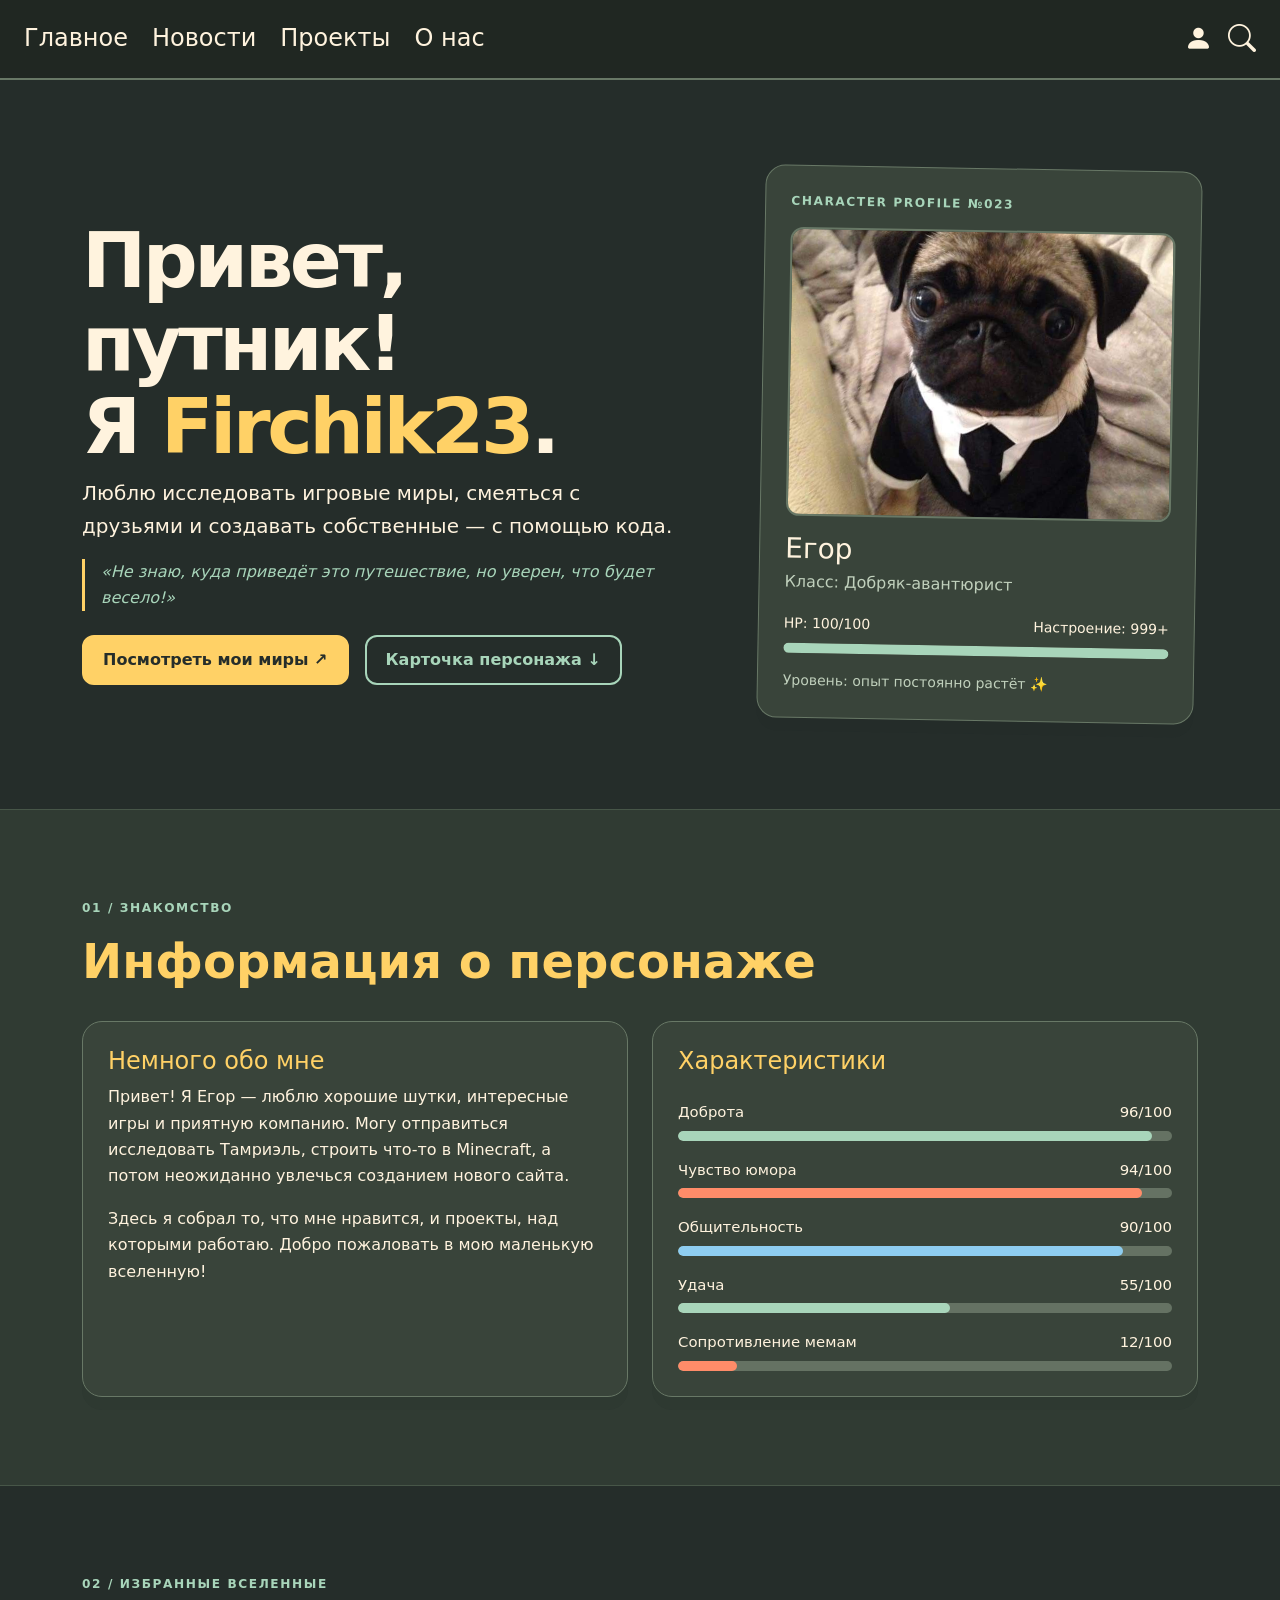
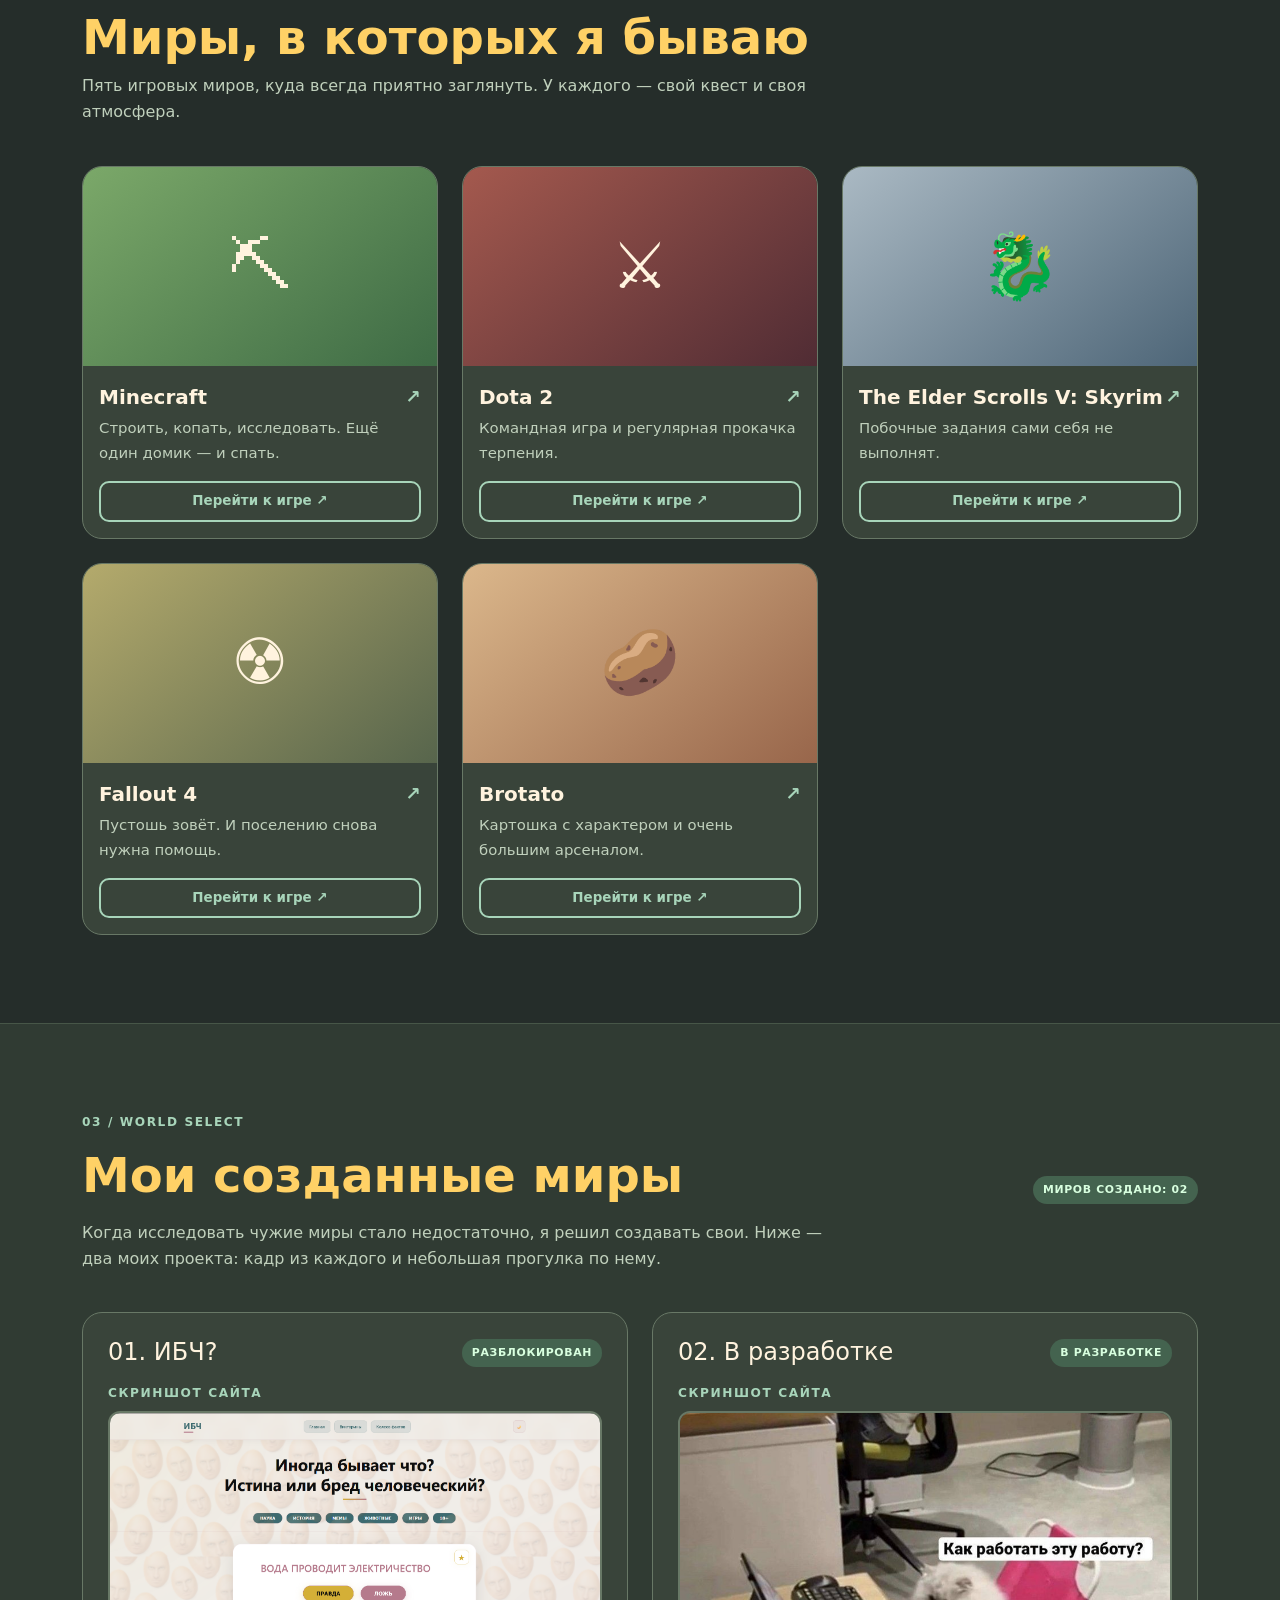
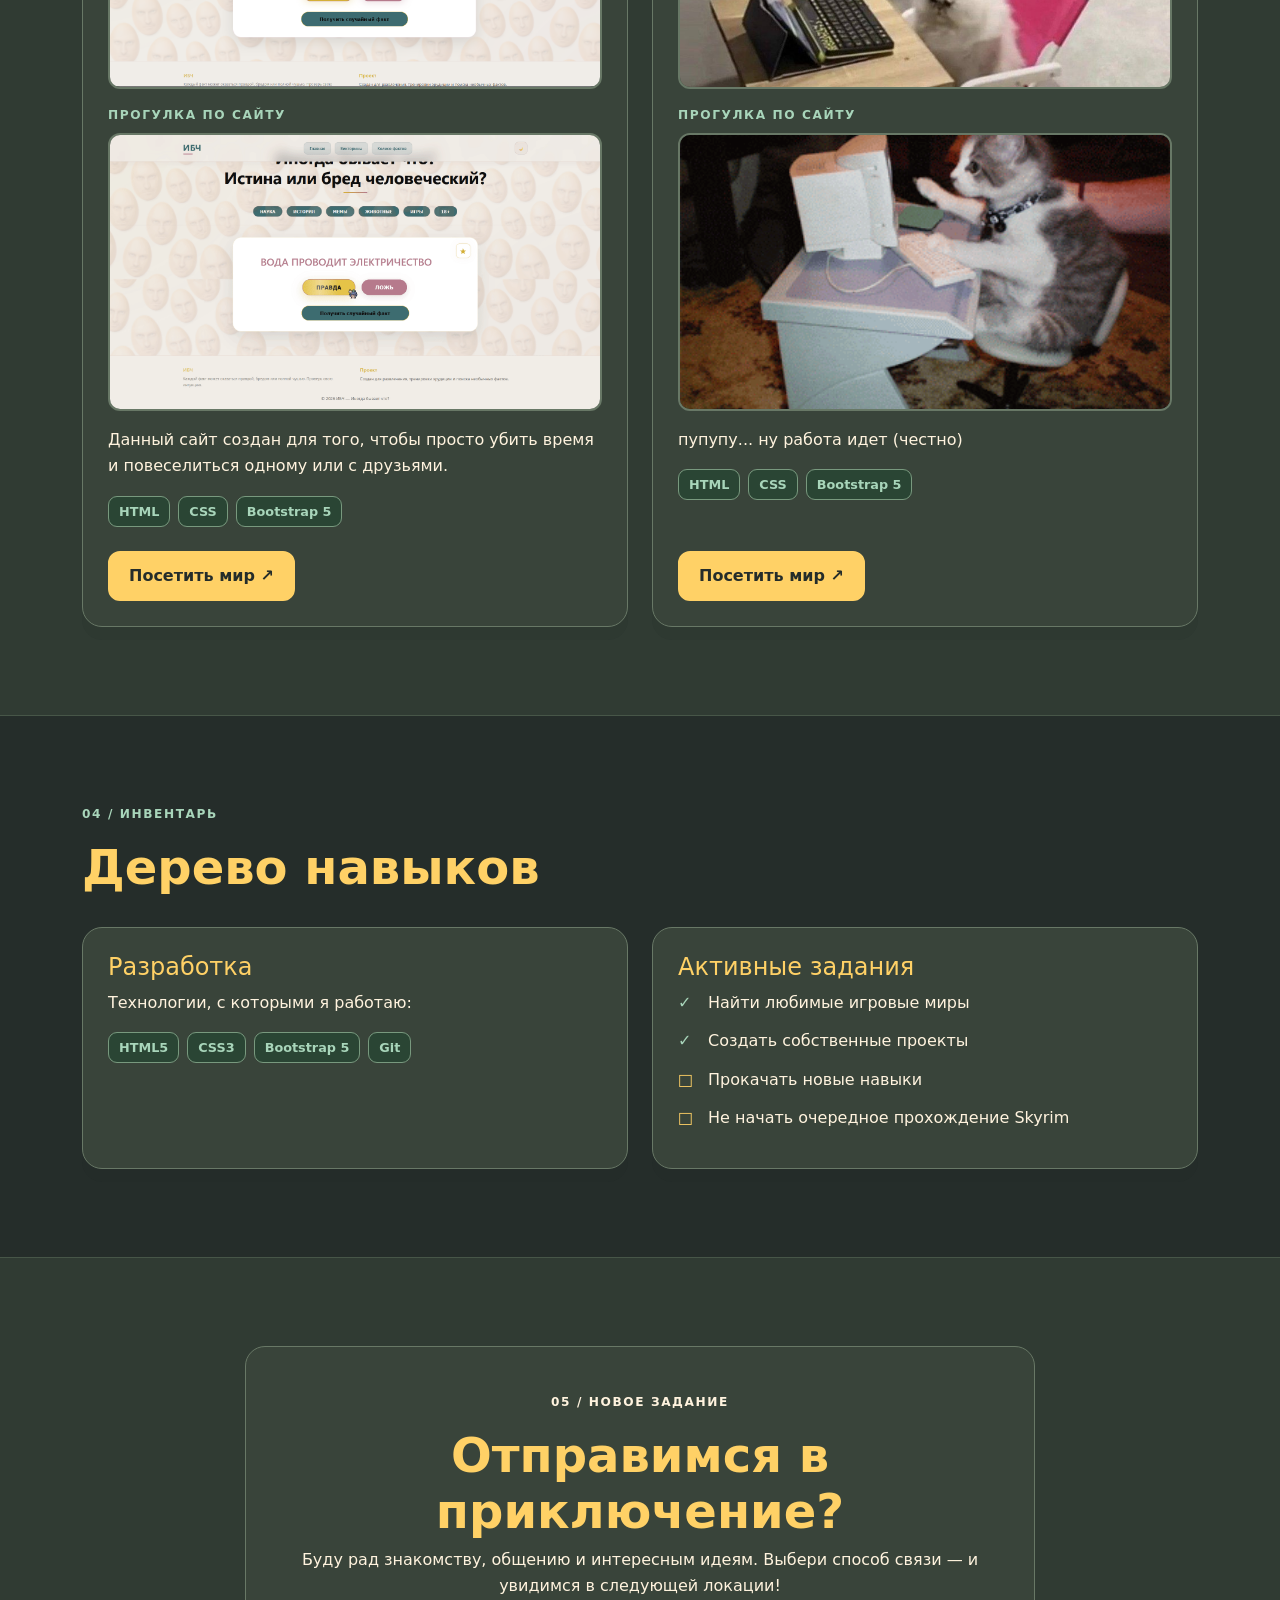
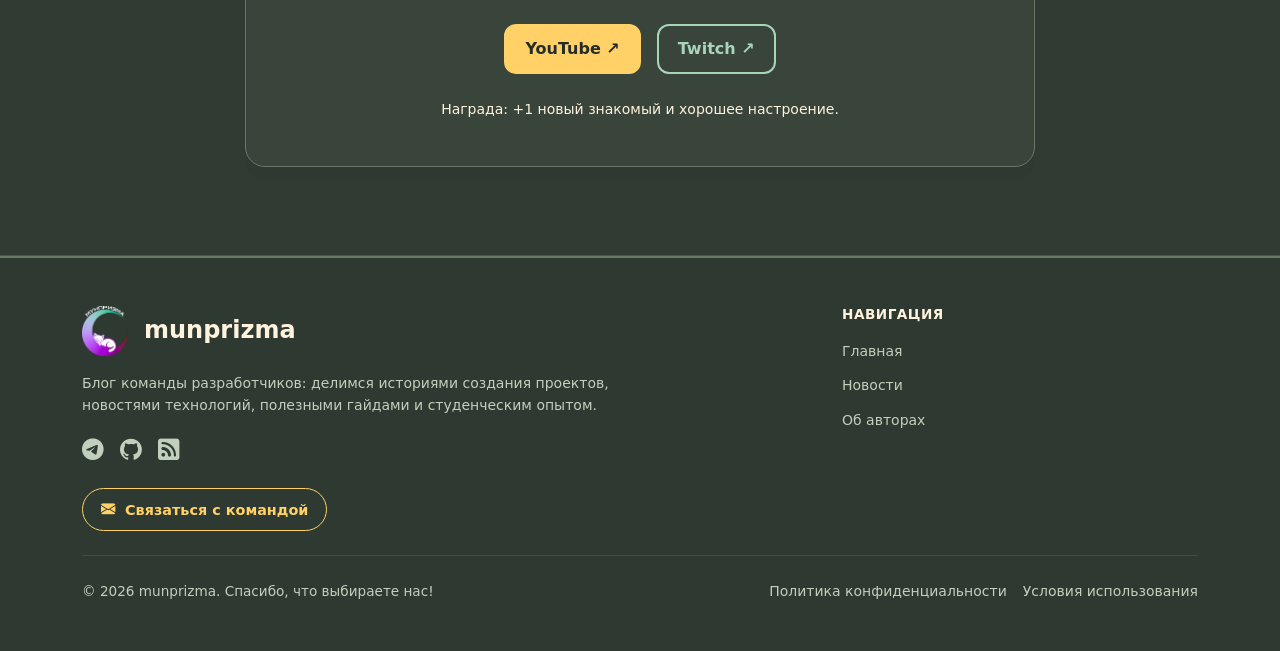
<file: avtors/firchik.html>
<!doctype html>
<html lang="ru">
<head>
<meta charset="utf-8">
  <meta name="viewport" content="width=device-width, initial-scale=1">

  <link rel="icon" href="../favicon.ico" sizes="any">
  <link rel="icon" type="image/png" sizes="32x32" href="../favicon-32.png">
<meta name="description" content="Firchik23 — игрок, разработчик и создатель собственных миров.">
  <title>Firchik23 (Егор) — Игрок и разработчик</title>
  <link href="https://cdn.jsdelivr.net/npm/bootstrap@5.3.3/dist/css/bootstrap.min.css" rel="stylesheet">
  <link href="https://cdn.jsdelivr.net/npm/bootstrap-icons@1.11.3/font/bootstrap-icons.css" rel="stylesheet">
  <link rel="stylesheet" href="assets/firchik.css">
  <link rel="stylesheet" href="../site-search.css">
</head>
<body>

  <header class="site-header">
    <div class="container-fluid px-4 py-3 d-flex justify-content-between align-items-center">
      <nav class="d-flex gap-4">
        <a href="../index.html" class="header-link">Главное</a>
        <a href="../news/News.html" class="header-link">Новости</a>
        <a href="#" class="header-link">Проекты</a>
        <a href="avtors.html" class="header-link">О нас</a>
      </nav>

      <div class="d-flex align-items-center gap-3">
        <a href="../avatar/login.html" class="header-icon" aria-label="Профиль"><i class="bi bi-person-fill"></i></a>
        <button type="button" class="header-icon site-search-toggle" aria-label="Поиск" aria-expanded="false" aria-controls="siteSearchPanel"><i class="bi bi-search"></i></button>
      </div>
        </div>

    <div class="site-search-panel" id="siteSearchPanel" hidden>
      <form class="site-search-form" id="siteSearchForm">
        <label class="form-label" for="siteSearchInput">Поиск по сайту</label>
        <div class="input-group">
          <input class="form-control" id="siteSearchInput" type="search" placeholder="Введите слово или фразу" autocomplete="off" required>
          <button class="btn site-search-submit" type="submit">Найти</button>
        </div>
      </form>
      <div class="site-search-results" id="siteSearchResults" aria-live="polite"></div>
    </div>
  </header>

  <main id="top">
    <section class="hero-section section-spacing">
      <div class="container">
        <div class="row align-items-center g-5">
          <div class="col-lg-7">
            <h1 class="display-title mt-3">Привет, путник!<br>Я <span>Firchik23</span>.</h1>
            <p class="lead hero-description">Люблю исследовать игровые миры, смеяться с друзьями и создавать собственные — с помощью кода.</p>
            <p class="hero-quote">«Не знаю, куда приведёт это путешествие, но уверен, что будет весело!»</p>
            <div class="d-flex flex-wrap gap-3 mt-4">
              <a href="#projects" class="btn btn-game btn-game-primary">Посмотреть мои миры ↗</a>
              <a href="#about" class="btn btn-game btn-game-outline">Карточка персонажа ↓</a>
            </div>
          </div>
          <div class="col-lg-5">
            <div class="character-card mx-auto">
              <div class="d-flex justify-content-between align-items-center gap-2 mb-3">
                <span class="mini-label">CHARACTER PROFILE №023</span>
              </div>
              <img class="avatar img-fluid" src="assets/img/firchik-avatar.jpg" alt="Аватар Firchik23" width="480" height="360">
              <h2 class="h3 mt-3 mb-1">Егор</h2>
              <p class="text-soft mb-3">Класс: Добряк-авантюрист</p>
              <div class="d-flex justify-content-between small mb-2"><span>HP: 100/100</span><span>Настроение: 999+</span></div>
              <div class="stat-track"><span style="width:100%"></span></div>
              <p class="small text-soft mt-3 mb-0">Уровень: опыт постоянно растёт ✨</p>
            </div>
          </div>
        </div>
      </div>
    </section>

    <section id="about" class="section-spacing section-muted">
      <div class="container">
        <p class="section-kicker">01 / ЗНАКОМСТВО</p>
        <h2 class="section-title">Информация о персонаже</h2>
        <div class="row g-4 mt-1">
          <div class="col-lg-6"><div class="game-panel h-100"><h3 class="h4 accent">Немного обо мне</h3>
            <p>Привет! Я Егор — люблю хорошие шутки, интересные игры и приятную компанию. Могу отправиться исследовать Тамриэль, строить что-то в Minecraft, а потом неожиданно увлечься созданием нового сайта.</p>
            <p class="mb-0">Здесь я собрал то, что мне нравится, и проекты, над которыми работаю. Добро пожаловать в мою маленькую вселенную!</p>
          </div></div>
          <div class="col-lg-6"><div class="game-panel h-100"><h3 class="h4 accent mb-4">Характеристики</h3>
            <div class="skill-stat"><div><span>Доброта</span><span>96/100</span></div><div class="stat-track"><span style="width:96%"></span></div></div>
            <div class="skill-stat"><div><span>Чувство юмора</span><span>94/100</span></div><div class="stat-track coral"><span style="width:94%"></span></div></div>
            <div class="skill-stat"><div><span>Общительность</span><span>90/100</span></div><div class="stat-track blue"><span style="width:90%"></span></div></div>
            <div class="skill-stat"><div><span>Удача</span><span>55/100</span></div><div class="stat-track"><span style="width:55%"></span></div></div>
            <div class="skill-stat mb-0"><div><span>Сопротивление мемам</span><span>12/100</span></div><div class="stat-track coral"><span style="width:12%"></span></div></div>
          </div></div>
        </div>
      </div>
    </section>

    <section id="games" class="section-spacing">
      <div class="container">
        <p class="section-kicker">02 / ИЗБРАННЫЕ ВСЕЛЕННЫЕ</p>
        <h2 class="section-title">Миры, в которых я бываю</h2>
        <p class="section-intro">Пять игровых миров, куда всегда приятно заглянуть. У каждого — свой квест и своя атмосфера.</p>
        <div class="row row-cols-1 row-cols-sm-2 row-cols-lg-3 g-4 mt-1">
          <div class="col">
            <a href="https://www.minecraft.net/" target="_blank" rel="noopener noreferrer" class="game-tile h-100 text-decoration-none d-flex flex-column" aria-label="Открыть Minecraft">
              <div class="game-art art-minecraft" aria-hidden="true">⛏</div>
              <div class="p-3 d-flex flex-column flex-grow-1">
                <div class="d-flex justify-content-between align-items-center mb-1">
                  <h3 class="h5 mb-0 game-tile-title">Minecraft</h3>
                  <span class="game-tile-badge" aria-hidden="true">↗</span>
                </div>
                <p class="mb-3 text-soft">Строить, копать, исследовать. Ещё один домик — и спать.</p>
                <div class="mt-auto">
                  <span class="btn btn-game btn-game-outline btn-sm w-100">Перейти к игре ↗</span>
                </div>
              </div>
            </a>
          </div>

          <div class="col">
            <a href="https://store.steampowered.com/app/570/Dota_2/" target="_blank" rel="noopener noreferrer" class="game-tile h-100 text-decoration-none d-flex flex-column" aria-label="Открыть Dota 2 в Steam">
              <div class="game-art art-dota" aria-hidden="true">⚔</div>
              <div class="p-3 d-flex flex-column flex-grow-1">
                <div class="d-flex justify-content-between align-items-center mb-1">
                  <h3 class="h5 mb-0 game-tile-title">Dota 2</h3>
                  <span class="game-tile-badge" aria-hidden="true">↗</span>
                </div>
                <p class="mb-3 text-soft">Командная игра и регулярная прокачка терпения.</p>
                <div class="mt-auto">
                  <span class="btn btn-game btn-game-outline btn-sm w-100">Перейти к игре ↗</span>
                </div>
              </div>
            </a>
          </div>

          <div class="col">
            <a href="https://store.steampowered.com/app/489830/The_Elder_Scrolls_V_Skyrim_Special_Edition/" target="_blank" rel="noopener noreferrer" class="game-tile h-100 text-decoration-none d-flex flex-column" aria-label="Открыть Skyrim в Steam">
              <div class="game-art art-skyrim" aria-hidden="true">🐉</div>
              <div class="p-3 d-flex flex-column flex-grow-1">
                <div class="d-flex justify-content-between align-items-center mb-1">
                  <h3 class="h5 mb-0 game-tile-title">The Elder Scrolls V: Skyrim</h3>
                  <span class="game-tile-badge" aria-hidden="true">↗</span>
                </div>
                <p class="mb-3 text-soft">Побочные задания сами себя не выполнят.</p>
                <div class="mt-auto">
                  <span class="btn btn-game btn-game-outline btn-sm w-100">Перейти к игре ↗</span>
                </div>
              </div>
            </a>
          </div>

          <div class="col">
            <a href="https://store.steampowered.com/app/377160/Fallout_4/" target="_blank" rel="noopener noreferrer" class="game-tile h-100 text-decoration-none d-flex flex-column" aria-label="Открыть Fallout 4 в Steam">
              <div class="game-art art-fallout" aria-hidden="true">☢</div>
              <div class="p-3 d-flex flex-column flex-grow-1">
                <div class="d-flex justify-content-between align-items-center mb-1">
                  <h3 class="h5 mb-0 game-tile-title">Fallout 4</h3>
                  <span class="game-tile-badge" aria-hidden="true">↗</span>
                </div>
                <p class="mb-3 text-soft">Пустошь зовёт. И поселению снова нужна помощь.</p>
                <div class="mt-auto">
                  <span class="btn btn-game btn-game-outline btn-sm w-100">Перейти к игре ↗</span>
                </div>
              </div>
            </a>
          </div>

          <div class="col">
            <a href="https://store.steampowered.com/app/1942280/Brotato/" target="_blank" rel="noopener noreferrer" class="game-tile h-100 text-decoration-none d-flex flex-column" aria-label="Открыть Brotato в Steam">
              <div class="game-art art-brotato" aria-hidden="true">🥔</div>
              <div class="p-3 d-flex flex-column flex-grow-1">
                <div class="d-flex justify-content-between align-items-center mb-1">
                  <h3 class="h5 mb-0 game-tile-title">Brotato</h3>
                  <span class="game-tile-badge" aria-hidden="true">↗</span>
                </div>
                <p class="mb-3 text-soft">Картошка с характером и очень большим арсеналом.</p>
                <div class="mt-auto">
                  <span class="btn btn-game btn-game-outline btn-sm w-100">Перейти к игре ↗</span>
                </div>
              </div>
            </a>
          </div>
        </div>
      </div>
    </section>

    <section id="projects" class="section-spacing section-muted">
      <div class="container">
        <div class="d-flex flex-wrap justify-content-between align-items-end gap-3"><div><p class="section-kicker">03 / WORLD SELECT</p><h2 class="section-title mb-0">Мои созданные миры</h2></div><span class="status-pill">МИРОВ СОЗДАНО: 02</span></div>
        <p class="section-intro mt-3">Когда исследовать чужие миры стало недостаточно, я решил создавать свои. Ниже — два моих проекта: кадр из каждого и небольшая прогулка по нему.</p>
        <div class="row g-4 mt-1">
          <div class="col-lg-6"><article class="project-card h-100">
            <div class="d-flex flex-wrap justify-content-between align-items-center gap-2 mb-3"><h3 class="h4 mb-0">01. ИБЧ?</h3><span class="status-pill">РАЗБЛОКИРОВАН</span></div>
            <figure class="mb-3"><span class="media-label">СКРИНШОТ САЙТА</span><img class="project-media" src="assets/img/project-1.png" alt="Скриншот первого сайта" loading="lazy" width="960" height="540"></figure>
            <figure class="mb-3"><span class="media-label">ПРОГУЛКА ПО САЙТУ </span><img class="project-media" src="assets/img/project-1-demo.gif" alt="Демонстрация навигации по первому сайту" loading="lazy" width="960" height="540"></figure>
            <p>Данный сайт создан для того, чтобы просто убить время и повеселиться одному или с друзьями.</p>
            <div class="d-flex flex-wrap gap-2 mb-4"><span class="tech-tag">HTML</span><span class="tech-tag">CSS</span><span class="tech-tag">Bootstrap 5</span></div>
            <a href="https://kimoto1336-github-io.vercel.app/" target="_blank" class="btn btn-game btn-game-primary mt-auto project-link" aria-label="Открыть первый проект">Посетить мир ↗</a>
          </article></div>

          <div class="col-lg-6"><article class="project-card h-100">
            <div class="d-flex flex-wrap justify-content-between align-items-center gap-2 mb-3"><h3 class="h4 mb-0">02. В разработке</h3><span class="status-pill">В РАЗРАБОТКЕ</span></div>
            <figure class="mb-3"><span class="media-label">СКРИНШОТ САЙТА</span><img class="project-media" src="assets/img/project-2-demo.jpg" alt="Скриншот второго сайта" loading="lazy" width="960" height="540"></figure>
            <figure class="mb-3"><span class="media-label">ПРОГУЛКА ПО САЙТУ </span><img class="project-media" src="assets/img/rabotay.gif" alt="Демонстрация навигации по второму сайту" loading="lazy" width="960" height="540"></figure>
            <p>пупупу... ну работа идет (честно)</p>
            <div class="d-flex flex-wrap gap-2 mb-4"><span class="tech-tag">HTML</span><span class="tech-tag">CSS</span><span class="tech-tag">Bootstrap 5</span></div>
            <a href="#" class="btn btn-game btn-game-primary mt-auto project-link" aria-label="Открыть второй проект (укажите настоящий адрес)">Посетить мир ↗</a>
          </article></div>
        </div>
      </div>
    </section>

    <section id="skills" class="section-spacing">
      <div class="container"><p class="section-kicker">04 / ИНВЕНТАРЬ</p><h2 class="section-title">Дерево навыков</h2>
        <div class="row g-4 mt-1"><div class="col-md-6"><div class="game-panel h-100"><h3 class="h4 accent">Разработка</h3><p>Технологии, с которыми я работаю:</p><div class="d-flex flex-wrap gap-2"><span class="tech-tag">HTML5</span><span class="tech-tag">CSS3</span><span class="tech-tag">Bootstrap 5</span><span class="tech-tag">Git</span></div></div></div>
        <div class="col-md-6"><div class="game-panel h-100"><h3 class="h4 accent">Активные задания</h3><ul class="quest-list mb-0"><li class="done">Найти любимые игровые миры</li><li class="done">Создать собственные проекты</li><li>Прокачать новые навыки</li><li>Не начать очередное прохождение Skyrim</li></ul></div></div></div>
      </div>
    </section>

    <section id="contact" class="section-spacing section-muted"><div class="container"><div class="contact-panel text-center mx-auto"><p class="section-kicker">05 / НОВОЕ ЗАДАНИЕ</p><h2 class="section-title">Отправимся в приключение?</h2><p>Буду рад знакомству, общению и интересным идеям. Выбери способ связи — и увидимся в следующей локации!</p>
      <div class="d-flex flex-wrap justify-content-center gap-3 mt-4"><a class="btn btn-game btn-game-primary" href="https://www.youtube.com/@Firchik23" target="_blank" rel="noopener noreferrer">YouTube ↗</a><a class="btn btn-game btn-game-outline" href="https://www.twitch.tv/firchik23" target="_blank">Twitch ↗</a></div>
      <p class="small text-soft mt-4 mb-0">Награда: +1 новый знакомый и хорошее настроение.</p></div></div></section>
  </main>

  <footer class="site-footer">
    <div class="container py-5">
      <div class="row justify-content-between g-4">
        <div class="col-12 col-md-6">
          <div class="d-flex align-items-center gap-3 mb-3">
            <img src="../da.png" class="footer-logo-image" alt="Логотип munprizma" width="46" height="50">
            <span class="footer-brand">munprizma</span>
          </div>
          <p class="footer-desc mb-3">
            Блог команды разработчиков: делимся историями создания проектов, новостями технологий, полезными гайдами и студенческим опытом.
          </p>
          <div class="d-flex gap-3">
            <a href="#" class="social-icon" aria-label="Telegram"><i class="bi bi-telegram"></i></a>
            <a href="#" class="social-icon" aria-label="GitHub"><i class="bi bi-github"></i></a>
            <a href="#" class="social-icon" aria-label="RSS"><i class="bi bi-rss-fill"></i></a>
          </div>
        
          <a href="mailto:munprizmab51@gmail.com" class="footer-contact-button" aria-label="Связаться с командой по электронной почте">
            <i class="bi bi-envelope-fill" aria-hidden="true"></i>
            <span>Связаться с командой</span>
          </a>
        </div>

        <div class="col-12 col-md-4">
          <h6 class="footer-heading mb-3">Навигация</h6>
          <ul class="list-unstyled d-flex flex-column gap-2 mb-0">
            <li><a href="../index.html" class="footer-link">Главная</a></li>
            <li><a href="../news/News.html" class="footer-link">Новости</a></li>
            <li><a href="avtors.html" class="footer-link">Об авторах</a></li>
          </ul>
        </div>
      </div>

      <hr class="footer-divider my-4">

      <div class="d-flex justify-content-between align-items-center flex-wrap gap-2 footer-bottom">
        <div>
          &copy; 2026 munprizma. Спасибо, что выбираете нас!
        </div>
        <div class="d-flex gap-3">
          <a href="#" class="footer-link">Политика конфиденциальности</a>
          <a href="#" class="footer-link">Условия использования</a>
        </div>
      </div>
    </div>
  </footer>

  <script src="https://cdn.jsdelivr.net/npm/bootstrap@5.3.3/dist/js/bootstrap.bundle.min.js"></script>
  <script src="../site-search-index.js"></script>
  <script src="../site-search.js"></script>
</body>
</html>
</file>
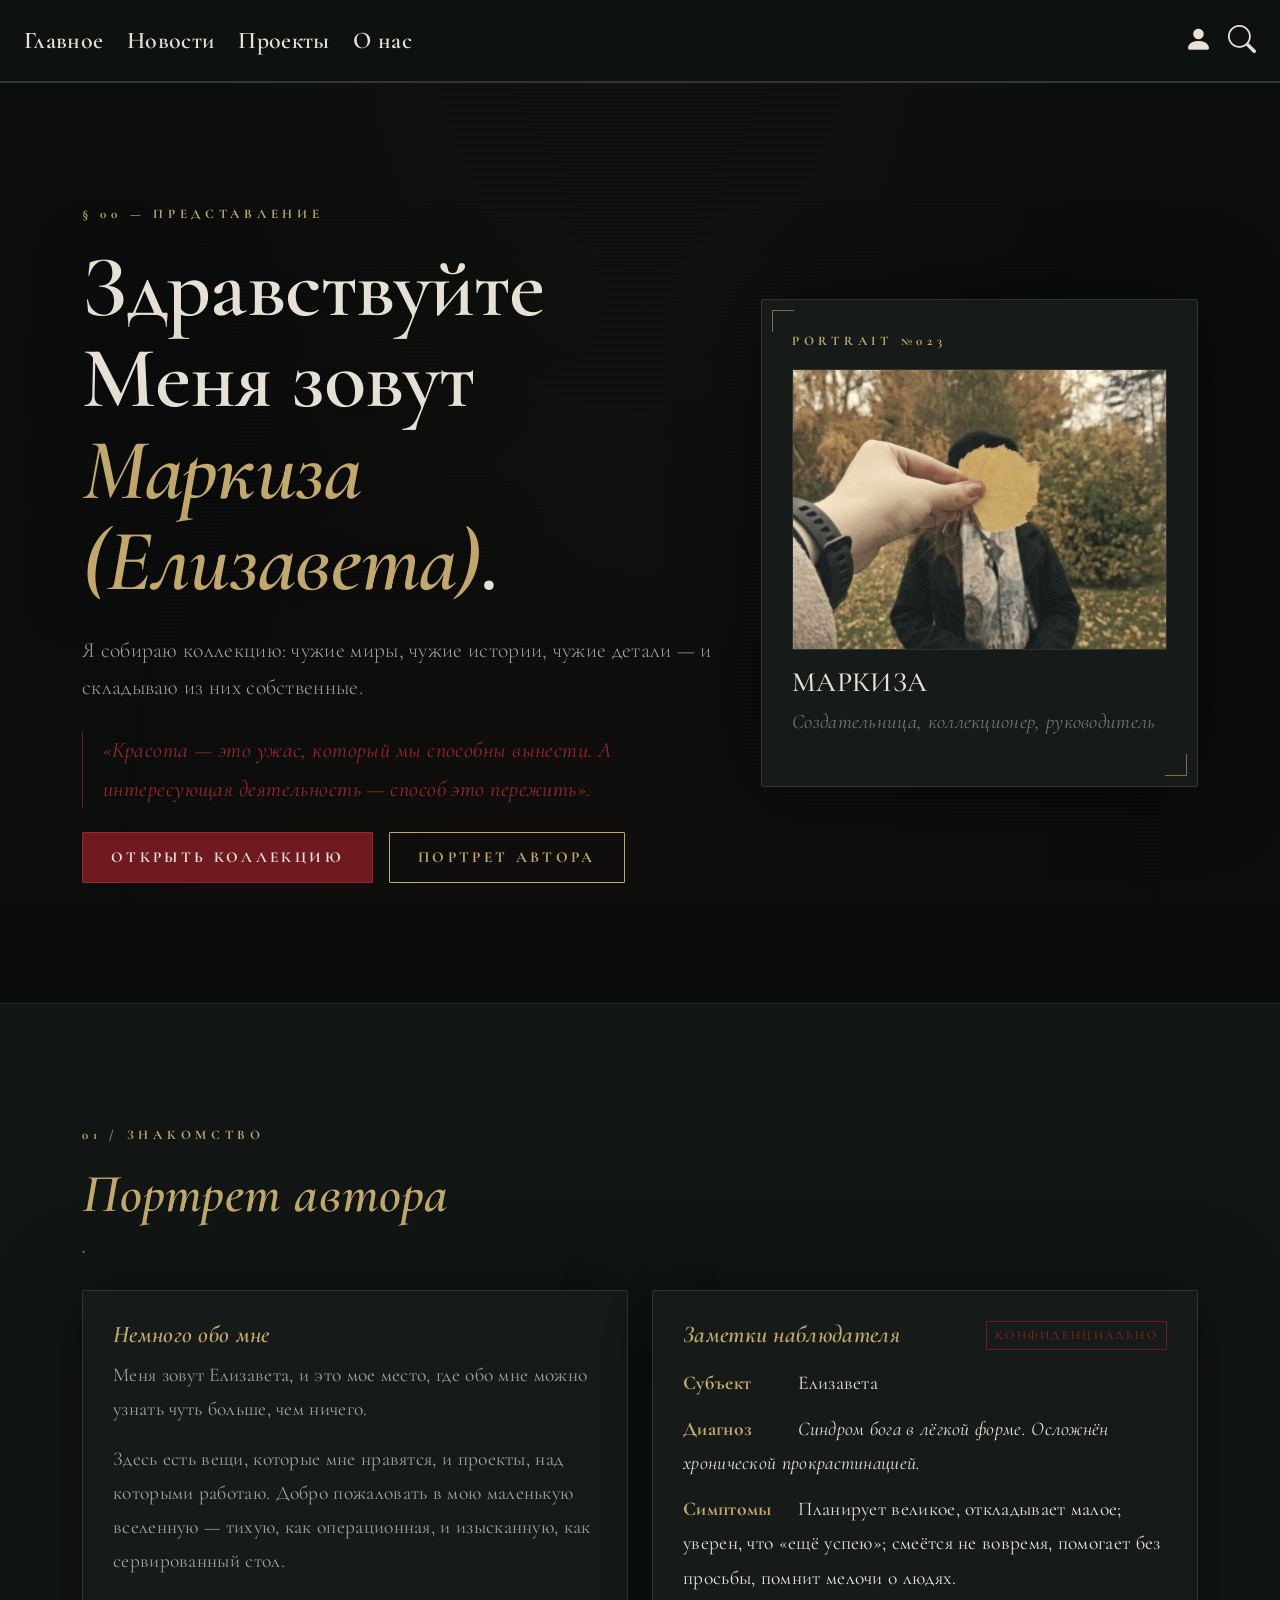
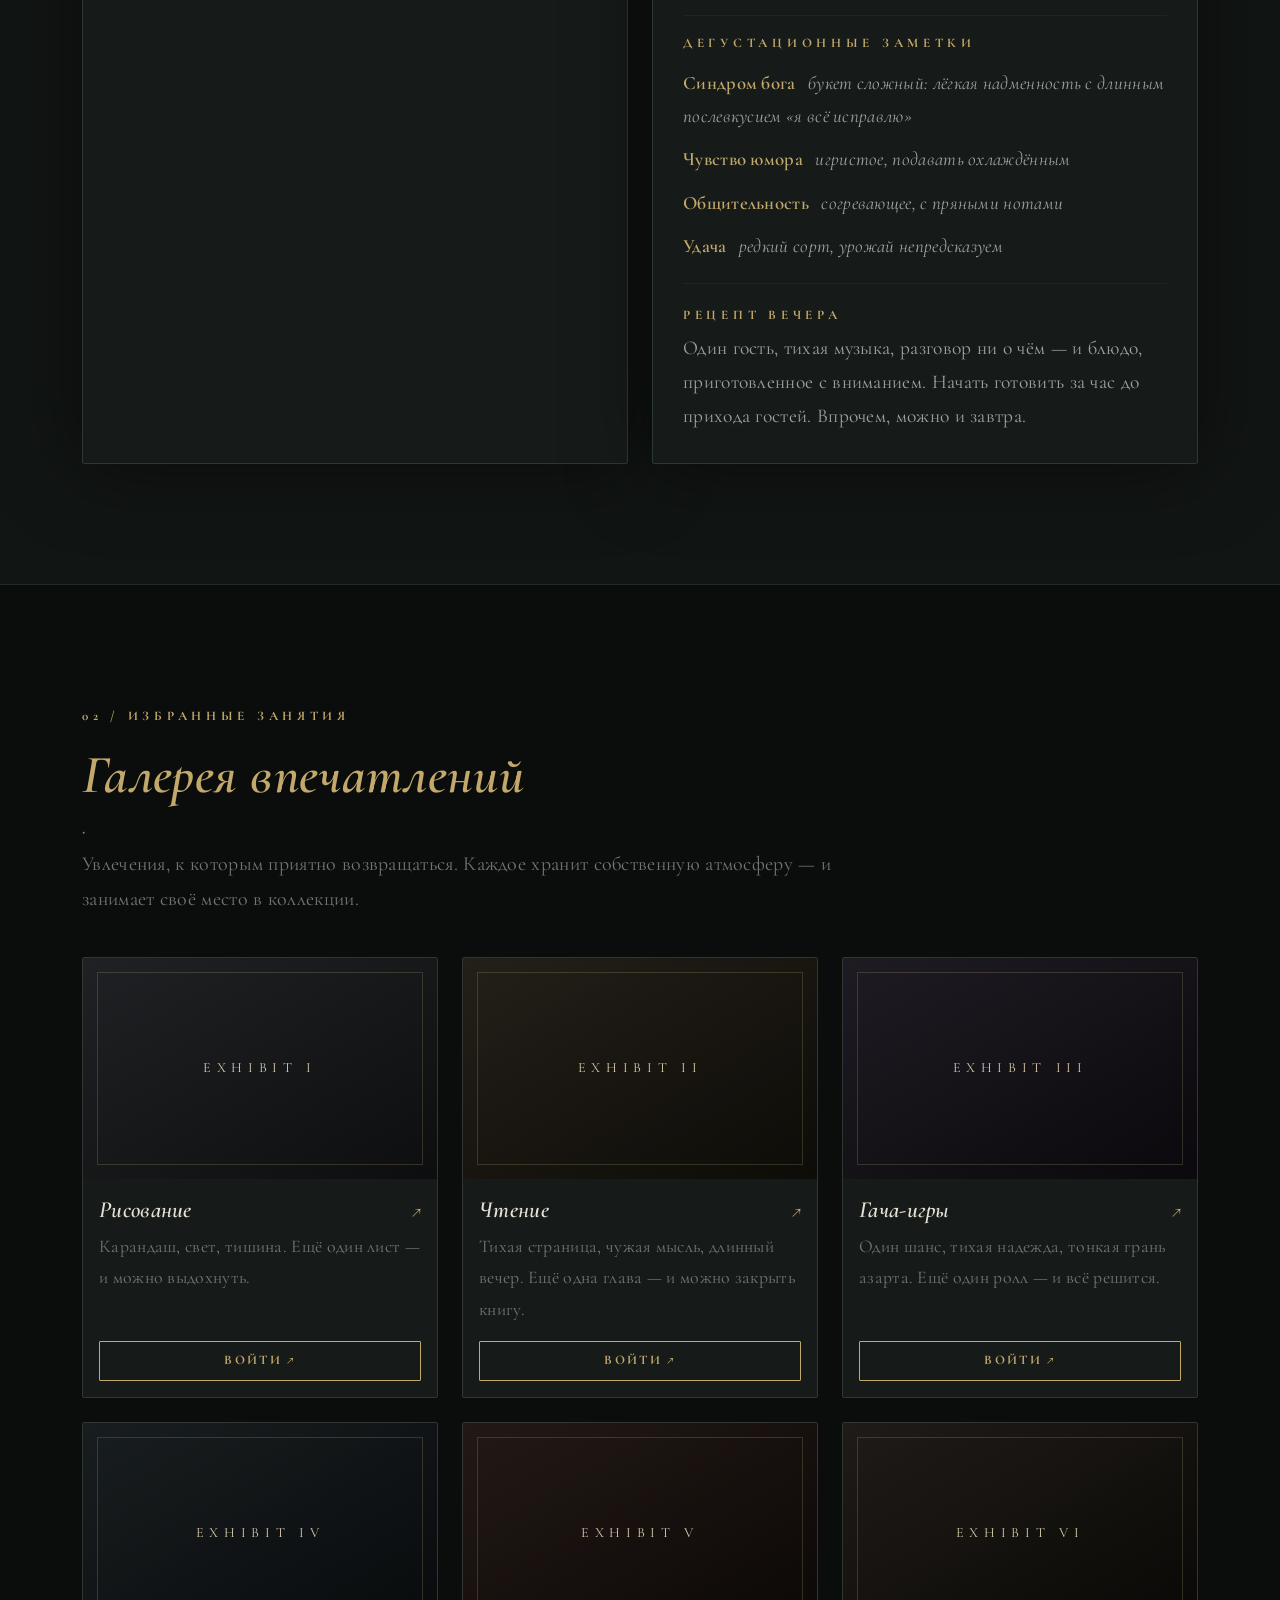
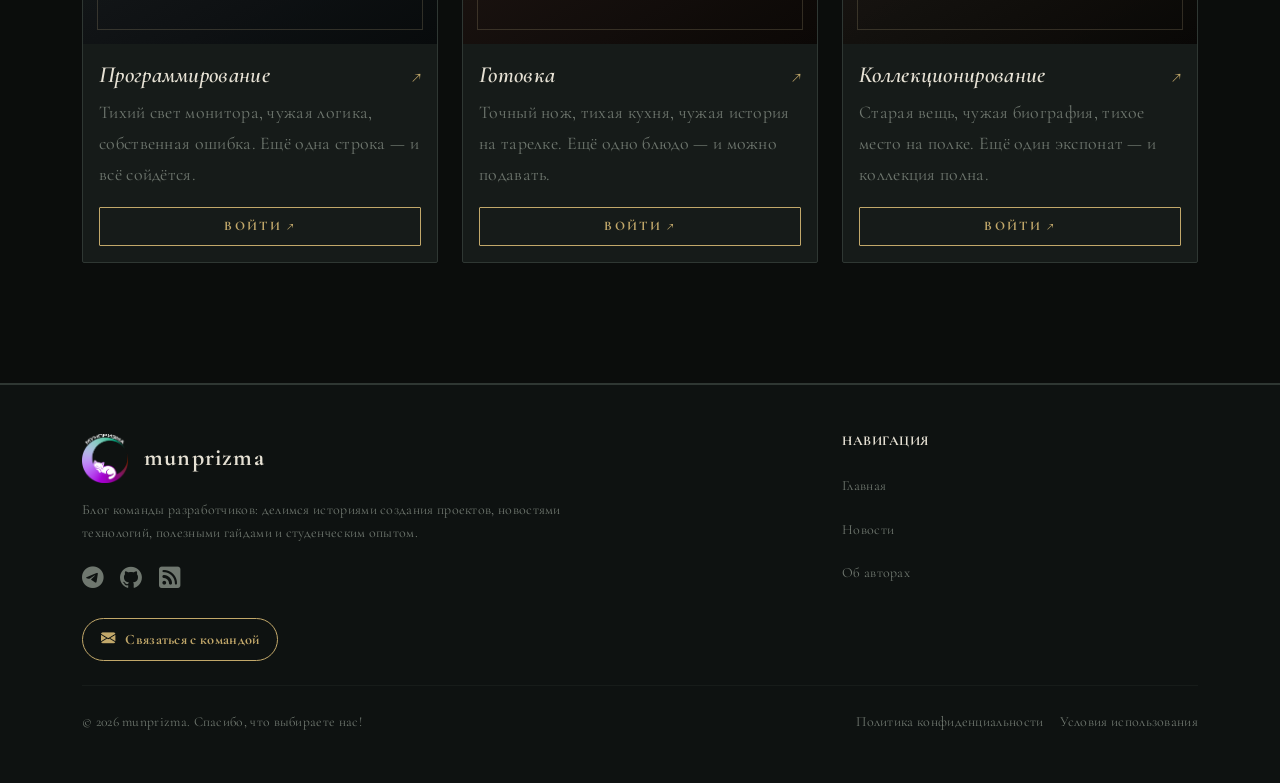
<file: avtors/markizzzza.html>
<!doctype html>
<html lang="ru">
<head>
<meta charset="utf-8">
  <meta name="viewport" content="width=device-width, initial-scale=1">

  <link rel="icon" href="../favicon.ico" sizes="any">
  <link rel="icon" type="image/png" sizes="32x32" href="../favicon-32.png">
<meta name="description" content="Маркиза — автор, коллекционер и создатель собственных проектов.">
  <title>Маркиза(Елизавета) — Портрет автора</title>
  <link href="https://cdn.jsdelivr.net/npm/bootstrap@5.3.3/dist/css/bootstrap.min.css" rel="stylesheet">
  <link href="https://cdn.jsdelivr.net/npm/bootstrap-icons@1.11.3/font/bootstrap-icons.css" rel="stylesheet">
  <link rel="preconnect" href="https://fonts.googleapis.com">
  <link rel="preconnect" href="https://fonts.gstatic.com" crossorigin>
  <link href="https://fonts.googleapis.com/css2?family=Cormorant+Garamond:ital,wght@0,400;0,600;0,700;1,400;1,600&display=swap" rel="stylesheet">
  <link rel="stylesheet" href="assets/markizzzza.css">
  <link rel="stylesheet" href="../site-search.css">
</head>
<body>
  <header class="site-header">
    <div class="container-fluid px-4 py-3 d-flex justify-content-between align-items-center">
      <nav class="d-flex gap-4">
        <a href="../index.html" class="header-link">Главное</a>
        <a href="../news/News.html" class="header-link">Новости</a>
        <a href="#" class="header-link">Проекты</a>
        <a href="../avtors/avtors.html" class="header-link">О нас</a>
      </nav>
      <div class="d-flex align-items-center gap-3">
        <a href="../avatar/login.html" class="header-icon" aria-label="Профиль"><i class="bi bi-person-fill"></i></a>
        <button type="button" class="header-icon site-search-toggle" aria-label="Поиск" aria-expanded="false" aria-controls="siteSearchPanel"><i class="bi bi-search"></i></button>
      </div>
        </div>

    <div class="site-search-panel" id="siteSearchPanel" hidden>
      <form class="site-search-form" id="siteSearchForm">
        <label class="form-label" for="siteSearchInput">Поиск по сайту</label>
        <div class="input-group">
          <input class="form-control" id="siteSearchInput" type="search" placeholder="Введите слово или фразу" autocomplete="off" required>
          <button class="btn site-search-submit" type="submit">Найти</button>
        </div>
      </form>
      <div class="site-search-results" id="siteSearchResults" aria-live="polite"></div>
    </div>
  </header>
  <main id="top">
    <section class="hero-section section-spacing">
      <div class="container">
        <div class="row align-items-center g-5">
          <div class="col-lg-7">
            <p class="eyebrow mb-2">§ 00 — Представление</p>
            <h1 class="display-title mt-3">Здравствуйте<br>Меня зовут <span>Маркиза (Елизавета)</span>.</h1>
            <p class="lead hero-description mt-4">Я собираю коллекцию: чужие миры, чужие истории, чужие детали — и складываю из них собственные.</p>
            <p class="hero-quote mt-4">«Красота — это ужас, который мы способны вынести. А интересующая деятельность — способ это пережить».</p>
            <div class="d-flex flex-wrap gap-3 mt-4">
              <a href="#games" class="btn btn-game btn-game-primary">Открыть коллекцию</a>
              <a href="#about" class="btn btn-game btn-game-outline">Портрет автора</a>
            </div>
          </div>
          <div class="col-lg-5">
            <div class="character-card mx-auto">
              <div class="d-flex justify-content-between align-items-center gap-2 mb-3">
                <span class="mini-label">Portrait №023</span>
              </div>
              <img class="avatar img-fluid" src="assets/img/markizzzza-avatar.jpg" alt="Портрет Маркизы" width="480" height="360">
              <h2 class="h3 mt-3 mb-1">МАРКИЗА</h2>
              <p class="text-soft mb-3 fst-italic">Создательница, коллекционер, руководитель</p>
            </div>
          </div>
        </div>
      </div>
    </section>

    <section id="about" class="section-spacing section-muted">
      <div class="container">
        <p class="section-kicker">01 / Знакомство</p>
        <h2 class="section-title">Портрет автора</h2>
        <div class="row g-4 mt-1">
          <div class="col-lg-6">
            <div class="game-panel h-100">
              <h3 class="h4 accent">Немного обо мне</h3>
              <p>Меня зовут Елизавета, и это мое место, где обо мне можно узнать чуть больше, чем ничего.</p>
              <p class="mb-0">Здесь есть вещи, которые мне нравятся, и проекты, над которыми работаю. Добро пожаловать в мою маленькую вселенную — тихую, как операционная, и изысканную, как сервированный стол.</p>
            </div>
          </div>
          <div class="col-lg-6">
            <div class="game-panel h-100 dossier">
              <div class="d-flex justify-content-between align-items-start mb-3">
                <h3 class="h4 accent mb-0">Заметки наблюдателя</h3>
                <span class="dossier-stamp" aria-hidden="true">Конфиденциально</span>
              </div>

              <p class="dossier-line">
                <span class="dossier-key">Субъект</span>
                <span class="dossier-val">Елизавета</span>
              </p>
              <p class="dossier-line">
                <span class="dossier-key">Диагноз</span>
                <span class="dossier-val fst-italic">Синдром бога в лёгкой форме. Осложнён хронической прокрастинацией.</span>
              </p>
              <p class="dossier-line">
                <span class="dossier-key">Симптомы</span>
                <span class="dossier-val">Планирует великое, откладывает малое; уверен, что «ещё успею»; смеётся не вовремя, помогает без просьбы, помнит мелочи о людях.</span>
              </p>

              <hr class="dossier-rule">

              <h4 class="mini-label mb-3">Дегустационные заметки</h4>
              <ul class="tasting-notes">
                <li><span>Синдром бога </span><em>букет сложный: лёгкая надменность с длинным послевкусием «я всё исправлю»</em></li>
                <li><span>Чувство юмора </span><em>игристое, подавать охлаждённым</em></li>
                <li><span>Общительность </span><em>согревающее, с пряными нотами</em></li>
                <li><span>Удача </span><em>редкий сорт, урожай непредсказуем</em></li>
              </ul>

              <hr class="dossier-rule">

              <p class="dossier-recipe mb-0">
                <span class="mini-label d-block mb-1">Рецепт вечера</span>
                Один гость, тихая музыка, разговор ни о чём — и блюдо, приготовленное с вниманием. Начать готовить за час до прихода гостей. Впрочем, можно и завтра.
              </p>
            </div>
          </div>
        </div>
      </div>
    </section>

    <section id="games" class="section-spacing">
      <div class="container">
        <p class="section-kicker">02 / избранные занятия</p>
        <h2 class="section-title">Галерея впечатлений</h2>
        <p class="section-intro">Увлечения, к которым приятно возвращаться. Каждое хранит собственную атмосферу — и занимает своё место в коллекции.</p>
        <div class="row row-cols-1 row-cols-sm-2 row-cols-lg-3 g-4 mt-1">
          <div class="col">
            <a href="https://ru.ruwiki.ru/wiki/Рисование" target="_blank" rel="noopener noreferrer" class="game-tile h-100 text-decoration-none d-flex flex-column" aria-label="Открыть страницу о рисовании">
              <div class="game-art art-drawing" aria-hidden="true">Exhibit I</div>
              <div class="p-3 d-flex flex-column flex-grow-1">
                <div class="d-flex justify-content-between align-items-center mb-1">
                  <h3 class="h5 mb-0 game-tile-title">Рисование</h3>
                  <span class="game-tile-badge" aria-hidden="true">↗</span>
                </div>
                <p class="mb-3 text-soft">Карандаш, свет, тишина. Ещё один лист — и можно выдохнуть.</p>
                <div class="mt-auto">
                  <span class="btn btn-game btn-game-outline btn-sm w-100">Войти ↗</span>
                </div>
              </div>
            </a>
          </div>

          <div class="col">
            <a href="https://ru.ruwiki.ru/wiki/Чтение" target="_blank" rel="noopener noreferrer" class="game-tile h-100 text-decoration-none d-flex flex-column" aria-label="Открыть страницу о чтении">
              <div class="game-art art-reading" aria-hidden="true">Exhibit II</div>
              <div class="p-3 d-flex flex-column flex-grow-1">
                <div class="d-flex justify-content-between align-items-center mb-1">
                  <h3 class="h5 mb-0 game-tile-title">Чтение</h3>
                  <span class="game-tile-badge" aria-hidden="true">↗</span>
                </div>
                <p class="mb-3 text-soft">Тихая страница, чужая мысль, длинный вечер. Ещё одна глава — и можно закрыть книгу.</p>
                <div class="mt-auto">
                  <span class="btn btn-game btn-game-outline btn-sm w-100">Войти ↗</span>
                </div>
              </div>
            </a>
          </div>

          <div class="col">
            <a href="https://ru.ruwiki.ru/wiki/Гача-игра" target="_blank" rel="noopener noreferrer" class="game-tile h-100 text-decoration-none d-flex flex-column" aria-label="Открыть страницу о гача-играх">
              <div class="game-art art-gacha" aria-hidden="true">Exhibit III</div>
              <div class="p-3 d-flex flex-column flex-grow-1">
                <div class="d-flex justify-content-between align-items-center mb-1">
                  <h3 class="h5 mb-0 game-tile-title">Гача-игры</h3>
                  <span class="game-tile-badge" aria-hidden="true">↗</span>
                </div>
                <p class="mb-3 text-soft">Один шанс, тихая надежда, тонкая грань азарта. Ещё один ролл — и всё решится.</p>
                <div class="mt-auto">
                  <span class="btn btn-game btn-game-outline btn-sm w-100">Войти ↗</span>
                </div>
              </div>
            </a>
          </div>

          <div class="col">
            <a href="https://ru.ruwiki.ru/wiki/Программирование" target="_blank" rel="noopener noreferrer" class="game-tile h-100 text-decoration-none d-flex flex-column" aria-label="Открыть страницу о программировании">
              <div class="game-art art-coding" aria-hidden="true">Exhibit IV</div>
              <div class="p-3 d-flex flex-column flex-grow-1">
                <div class="d-flex justify-content-between align-items-center mb-1">
                  <h3 class="h5 mb-0 game-tile-title">Программирование</h3>
                  <span class="game-tile-badge" aria-hidden="true">↗</span>
                </div>
                <p class="mb-3 text-soft">Тихий свет монитора, чужая логика, собственная ошибка. Ещё одна строка — и всё сойдётся.</p>
                <div class="mt-auto">
                  <span class="btn btn-game btn-game-outline btn-sm w-100">Войти ↗</span>
                </div>
              </div>
            </a>
          </div>

          <div class="col">
            <a href="https://ru.ruwiki.ru/wiki/Кулинария" target="_blank" rel="noopener noreferrer" class="game-tile h-100 text-decoration-none d-flex flex-column" aria-label="Открыть страницу о кулинарии">
              <div class="game-art art-cooking" aria-hidden="true">Exhibit V</div>
              <div class="p-3 d-flex flex-column flex-grow-1">
                <div class="d-flex justify-content-between align-items-center mb-1">
                  <h3 class="h5 mb-0 game-tile-title">Готовка</h3>
                  <span class="game-tile-badge" aria-hidden="true">↗</span>
                </div>
                <p class="mb-3 text-soft">Точный нож, тихая кухня, чужая история на тарелке. Ещё одно блюдо — и можно подавать.</p>
                <div class="mt-auto">
                  <span class="btn btn-game btn-game-outline btn-sm w-100">Войти ↗</span>
                </div>
              </div>
            </a>
          </div>

          <div class="col">
            <a href="https://ru.ruwiki.ru/wiki/Коллекционирование" target="_blank" rel="noopener noreferrer" class="game-tile h-100 text-decoration-none d-flex flex-column" aria-label="Открыть страницу о коллекционировании">
              <div class="game-art art-collecting" aria-hidden="true">Exhibit VI</div>
              <div class="p-3 d-flex flex-column flex-grow-1">
                <div class="d-flex justify-content-between align-items-center mb-1">
                  <h3 class="h5 mb-0 game-tile-title">Коллекционирование</h3>
                  <span class="game-tile-badge" aria-hidden="true">↗</span>
                </div>
                <p class="mb-3 text-soft">Старая вещь, чужая биография, тихое место на полке. Ещё один экспонат — и коллекция полна.</p>
                <div class="mt-auto">
                  <span class="btn btn-game btn-game-outline btn-sm w-100">Войти ↗</span>
                </div>
              </div>
            </a>
          </div>
        </div>
      </div>
    </section>
  </main>
  <footer class="site-footer">
    <div class="container py-5">
      <div class="row justify-content-between g-4">
        <div class="col-12 col-md-6">
          <div class="d-flex align-items-center gap-3 mb-3">
            <img src="../da.png" class="footer-logo-image" alt="Логотип munprizma" width="46" height="50">
            <span class="footer-brand">munprizma</span>
          </div>
          <p class="footer-desc mb-3">
            Блог команды разработчиков: делимся историями создания проектов, новостями технологий, полезными гайдами и студенческим опытом.
          </p>
          <div class="d-flex gap-3">
            <a href="#" class="social-icon" aria-label="Telegram"><i class="bi bi-telegram"></i></a>
            <a href="#" class="social-icon" aria-label="GitHub"><i class="bi bi-github"></i></a>
            <a href="#" class="social-icon" aria-label="RSS"><i class="bi bi-rss-fill"></i></a>
          </div>
        
          <a href="mailto:munprizmab51@gmail.com" class="footer-contact-button" aria-label="Связаться с командой по электронной почте">
            <i class="bi bi-envelope-fill" aria-hidden="true"></i>
            <span>Связаться с командой</span>
          </a>
        </div>

        <div class="col-12 col-md-4">
          <h6 class="footer-heading mb-3">Навигация</h6>
          <ul class="list-unstyled d-flex flex-column gap-2 mb-0">
            <li><a href="../index.html" class="footer-link">Главная</a></li>
            <li><a href="../news/News.html" class="footer-link">Новости</a></li>
            <li><a href="../avtors/avtors.html" class="footer-link">Об авторах</a></li>
          </ul>
        </div>
      </div>

      <hr class="footer-divider my-4">

      <div class="d-flex justify-content-between align-items-center flex-wrap gap-2 footer-bottom">
        <div>
          &copy; 2026 munprizma. Спасибо, что выбираете нас!
        </div>
        <div class="d-flex gap-3">
          <a href="#" class="footer-link">Политика конфиденциальности</a>
          <a href="#" class="footer-link">Условия использования</a>
        </div>
      </div>
    </div>
  </footer>

  <script src="https://cdn.jsdelivr.net/npm/bootstrap@5.3.3/dist/js/bootstrap.bundle.min.js"></script>
  <script src="../site-search-index.js"></script>
  <script src="../site-search.js"></script>
</body>
</html>
</file>
<file: index.css>
:root {
  --bg-dark: #12151b;
  --panel-bg: #1E2229;
  --accent-cyan: #00D2FF;
  --card-bg: #242933;
  --card-hover-bg: #2d3441;
  --text-main: #ffffff;
  --text-muted: #8c93a0;
}

body.site-body {
  background-color: var(--bg-dark);
  color: var(--text-main);
  font-family: -apple-system, BlinkMacSystemFont, "Segoe UI", Roboto, "Helvetica Neue", Arial, sans-serif;
  margin: 0;
  overflow-x: hidden;
}
.site-header {
  background-color: var(--panel-bg);
  border-bottom: 2px solid var(--accent-cyan);
  box-shadow: 0 4px 20px rgba(0, 210, 255, 0.15);
}
.header-link {
  color: var(--text-main);
  text-decoration: none;
  font-size: 1.5rem;
  transition: color 0.25s ease, opacity 0.25s ease;
}
.header-link:hover {
  color: var(--accent-cyan);
}
.header-icon {
  color: var(--text-main);
  text-decoration: none;
  font-size: 1.75rem;
  transition: color 0.25s ease, transform 0.2s ease;
}
.header-icon:hover {
  color: var(--accent-cyan);
  transform: translateY(-2px);
}
.main-title {
  font-size: clamp(2.5rem, 6vw, 4.5rem);
  font-weight: 800;
  letter-spacing: -0.5px;
  color: var(--text-main);
}
.main-subtitle {
  font-size: 1.25rem;
  color: var(--text-main);
  opacity: 0.9;
}
.action-card {
  background-color: var(--card-bg);
  color: var(--text-main);
  text-decoration: none;
  font-size: 1.85rem;
  border-radius: 8px;
  border: 1px solid rgba(255, 255, 255, 0.04);
  box-shadow: 0 8px 24px rgba(0, 0, 0, 0.35);
  transition: background-color 0.25s ease, transform 0.2s ease, box-shadow 0.25s ease, border-color 0.25s ease;
}
.action-card:hover {
  background-color: var(--card-hover-bg);
  color: var(--text-main);
  border-color: rgba(0, 210, 255, 0.3);
  transform: translateY(-4px);
  box-shadow: 0 12px 28px rgba(0, 210, 255, 0.15);
}
.site-footer {
  background-color: var(--panel-bg);
  border-top: 2px solid var(--accent-cyan);
  box-shadow: 0 -4px 20px rgba(0, 210, 255, 0.1);
}
.footer-brand {
  font-size: 1.5rem;
  font-weight: 700;
  color: var(--text-main);
}
.footer-desc {
  font-size: 0.875rem;
  color: var(--text-muted);
  line-height: 1.6;
}
.footer-heading {
  color: var(--text-main);
  font-weight: 700;
  text-transform: uppercase;
  font-size: 0.85rem;
  letter-spacing: 0.5px;
}
.social-icon {
  color: var(--text-muted);
  font-size: 1.35rem;
  text-decoration: none;
  transition: color 0.2s ease, transform 0.2s ease;
}
.social-icon:hover {
  color: var(--accent-cyan);
  transform: translateY(-2px);
}
.footer-link {
  color: var(--text-muted);
  text-decoration: none;
  font-size: 0.875rem;
  transition: color 0.2s ease;
}
.footer-link:hover {
  color: var(--accent-cyan);
}
.footer-divider {
  border-color: rgba(255, 255, 255, 0.1);
}
.footer-bottom {
  font-size: 0.85rem;
  color: var(--text-muted);
}
</file>
<file: site-search.css>
.site-header {
  position: relative;
  z-index: 20;
}
.site-search-toggle {
  padding: 0;
  border: 0;
  background: transparent;
  cursor: pointer;
}
.site-search-panel {
  position: absolute;
  top: calc(100% + 1px);
  right: 1.5rem;
  z-index: 30;
  width: min(520px, calc(100vw - 2rem));
  padding: 1.1rem;
  border: 1px solid rgba(0, 210, 255, 0.3);
  border-radius: 0 0 10px 10px;
  background: var(--panel-bg, #1e2229);
  box-shadow: 0 12px 28px rgba(0, 0, 0, 0.38);
}
.site-search-panel[hidden] {
  display: none;
}
.site-search-panel .form-label {
  margin-bottom: 0.5rem;
  color: var(--text-main, #fff);
  font-weight: 650;
}
.site-search-panel .form-control {
  min-height: 44px;
  border-color: #3a4351;
  background: #181c23;
  color: var(--text-main, #fff);
  box-shadow: none;
}
.site-search-panel .form-control:focus {
  border-color: var(--accent-cyan, #00d2ff);
}
.site-search-panel .form-control::placeholder {
  color: #858d9b;
}
.site-search-submit {
  border: 1px solid var(--accent-cyan, #00d2ff);
  background: var(--accent-cyan, #00d2ff);
  color: #12151b;
  font-weight: 700;
}
.site-search-submit:hover {
  background: transparent;
  color: var(--accent-cyan, #00d2ff);
}
.site-search-results {
  display: grid;
  gap: 0.55rem;
  max-height: min(55vh, 420px);
  margin-top: 0.85rem;
  overflow-y: auto;
}
.site-search-results:empty {
  display: none;
}
.site-search-result {
  display: block;
  padding: 0.75rem 0.85rem;
  border: 1px solid rgba(255, 255, 255, 0.07);
  border-radius: 7px;
  background: rgba(255, 255, 255, 0.035);
  color: var(--text-main, #fff);
  text-decoration: none;
}
.site-search-result:hover,
.site-search-result:focus-visible {
  border-color: rgba(0, 210, 255, 0.45);
  background: rgba(0, 210, 255, 0.07);
  color: var(--text-main, #fff);
}
.site-search-result-title {
  display: block;
  margin-bottom: 0.2rem;
  color: var(--accent-cyan, #00d2ff);
  font-size: 0.78rem;
  font-weight: 700;
}
.site-search-result-text {
  display: -webkit-box;
  overflow: hidden;
  color: #d4d9e1;
  font-size: 0.9rem;
  line-height: 1.45;
  -webkit-box-orient: vertical;
  -webkit-line-clamp: 2;
}
.site-search-message {
  margin: 0;
  color: var(--text-muted, #8c93a0);
  font-size: 0.9rem;
}
.site-search-highlight {
  outline: 2px solid var(--accent-cyan, #00d2ff);
  outline-offset: 7px;
  border-radius: 4px;
  animation: site-search-pulse 1.5s ease-in-out 2;
}
@keyframes site-search-pulse {
  50% {
    background-color: rgba(0, 210, 255, 0.12);
  }
}
@media (max-width: 700px) {
  .site-search-panel {
    right: 0.75rem;
    width: calc(100vw - 1.5rem);
  }
}


.footer-contact-button {
  --footer-contact-accent: var(--yellow, var(--gold, var(--accent-cyan, #00d2ff)));
  display: inline-flex;
  align-items: center;
  justify-content: center;
  gap: 0.65rem;
  margin-top: 1.25rem;
  padding: 0.72rem 1.1rem;
  border: 1px solid var(--footer-contact-accent);
  border-radius: 999px;
  background: transparent;
  color: var(--footer-contact-accent);
  font-size: 0.9rem;
  font-weight: 700;
  line-height: 1.25;
  text-decoration: none;
  transition: background-color 0.2s ease, color 0.2s ease, transform 0.2s ease, box-shadow 0.2s ease;
}
.footer-contact-button:hover {
  background: var(--footer-contact-accent);
  color: var(--panel-dark, var(--panel-bg, #12151b));
  transform: translateY(-2px);
  box-shadow: 0 7px 18px rgba(0, 0, 0, 0.2);
}
.footer-contact-button:focus-visible {
  outline: 2px solid var(--footer-contact-accent);
  outline-offset: 4px;
}

.footer-logo-image {
  display: block;
  width: 46px;
  height: 50px;
  flex: 0 0 auto;
  object-fit: contain;
}
</file>
<file: avatar/auth.css>
:root {
  --bg-dark: #12151b;
  --panel-bg: #1E2229;
  --accent-cyan: #00D2FF;
  --card-bg: #242933;
  --card-hover-bg: #2d3441;
  --input-bg: #181c23;
  --input-border: #333a47;
  --text-main: #ffffff;
  --text-muted: #8c93a0;
  --danger-star: #ff4d4f;
}
body.site-body {
  background-color: var(--bg-dark);
  color: var(--text-main);
  font-family: -apple-system, BlinkMacSystemFont, "Segoe UI", Roboto, "Helvetica Neue", Arial, sans-serif;
  margin: 0;
  overflow-x: hidden;
}
.site-header {
  background-color: var(--panel-bg);
  border-bottom: 2px solid var(--accent-cyan);
}
.header-link {
  color: var(--text-main);
  text-decoration: none;
  font-size: 1.5rem;
  transition: color 0.2s ease;
}
.header-link:hover {
  color: var(--accent-cyan);
}
.header-icon {
  color: var(--text-main);
  text-decoration: none;
  font-size: 1.75rem;
  transition: color 0.2s ease;
}
.header-icon:hover {
  color: var(--accent-cyan);
}
.auth-card {
  background-color: var(--card-bg);
  border-radius: 12px;
  border: 1px solid rgba(255, 255, 255, 0.05);
  width: 100%;
  max-width: 480px;
}
.auth-title {
  font-size: 2.25rem;
  font-weight: 800;
  color: var(--text-main);
  letter-spacing: -0.5px;
}
.auth-subtitle {
  color: var(--text-muted);
  font-size: 0.95rem;
}
.auth-label {
  color: var(--text-main);
  font-size: 0.9rem;
  font-weight: 500;
}
.text-danger {
  color: var(--danger-star) !important;
}
.auth-input-icon {
  background-color: var(--input-bg);
  border: 1px solid var(--input-border);
  border-right: none;
  color: var(--accent-cyan);
  font-size: 1.15rem;
}
.auth-input {
  background-color: var(--input-bg);
  border: 1px solid var(--input-border);
  color: var(--text-main);
  font-size: 0.95rem;
  padding: 0.7rem 0.9rem;
  box-shadow: none !important;
}
.auth-input:focus {
  background-color: var(--input-bg);
  border-color: var(--accent-cyan);
  color: var(--text-main);
  box-shadow: none !important;
}
.auth-input::placeholder {
  color: #5c6474;
}
.auth-checkbox {
  background-color: var(--input-bg);
  border: 1px solid var(--input-border);
  box-shadow: none !important;
}
.auth-checkbox:checked {
  background-color: var(--accent-cyan);
  border-color: var(--accent-cyan);
}
.auth-checkbox:focus {
  box-shadow: none !important;
}
.auth-btn {
  background-color: var(--card-bg);
  color: var(--text-main);
  border: 1px solid var(--accent-cyan);
  font-size: 1.25rem;
  font-weight: 700;
  padding: 0.75rem 1.25rem;
  border-radius: 8px;
  transition: background-color 0.2s ease, color 0.2s ease;
  box-shadow: none !important;
}
.auth-btn:hover {
  background-color: var(--accent-cyan);
  color: #12151b;
  border-color: var(--accent-cyan);
  box-shadow: none !important;
}
.auth-btn:active {
  transform: none;
}
.auth-helper-link {
  color: var(--text-muted);
  font-size: 0.85rem;
  text-decoration: none;
  transition: color 0.2s ease;
}
.auth-helper-link:hover {
  color: var(--accent-cyan);
}
.auth-accent-link {
  color: var(--accent-cyan);
  font-weight: 600;
  text-decoration: none;
}
.auth-accent-link:hover {
  text-decoration: underline;
}
.auth-footer-text {
  font-size: 0.95rem;
  color: var(--text-muted);
}
.site-footer {
  background-color: var(--panel-bg);
  border-top: 2px solid var(--accent-cyan);
}
.footer-brand {
  font-size: 1.5rem;
  font-weight: 700;
  color: var(--text-main);
}
.footer-desc {
  font-size: 0.875rem;
  color: var(--text-muted);
  line-height: 1.6;
}
.footer-heading {
  color: var(--text-main);
  font-weight: 700;
  text-transform: uppercase;
  font-size: 0.85rem;
  letter-spacing: 0.5px;
}
.social-icon {
  color: var(--text-muted);
  font-size: 1.35rem;
  text-decoration: none;
  transition: color 0.2s ease;
}
.social-icon:hover {
  color: var(--accent-cyan);
}
.footer-link {
  color: var(--text-muted);
  text-decoration: none;
  font-size: 0.875rem;
  transition: color 0.2s ease;
}
.footer-link:hover {
  color: var(--accent-cyan);
}
.footer-divider {
  border-color: rgba(255, 255, 255, 0.1);
}
.footer-bottom {
  font-size: 0.85rem;
  color: var(--text-muted);
}
</file>
<file: avtors/assets/aurumh.css>
/* ==========================================================================
   AURUMHELL THEME — Магическая эстетика, сны и эзотерика
   ========================================================================== */
:root {
  /* Палитра Aurumh: темный индиго (космос/магия) и Золото (Aurum) */
  --bg: #0f0c16;
  --bg-soft: #171321;
  --panel: #1e192c;
  --panel-dark: #120e1a;
  --line: #3b3052;
  --yellow: #d4af37; /* Золото (Aurum) */
  --coral: #9b5de5;  /* Мистический фиолетовый */
  --mint: #00f5d4;   /* Магическое свечение */
  --blue: #f15bb5;
  --cream: #f4eeff;  /* Светлый текст (страницы книги) */
  --muted: #a39bb5;
  --radius: 20px;
}

html {
  scroll-behavior: smooth;
  scroll-padding-top: 90px;
}

body {
  margin: 0;
  background: var(--bg);
  color: var(--cream);
  font-family: 'Lora', serif; /* Книжный шрифт для текста */
  line-height: 1.7;
  font-size: 1.15rem;
}

h1, h2, h3, h4, h5, h6, .display-title, .brand, .footer-brand {
  font-family: 'Cinzel', serif; /* Мистический антиквенный шрифт для заголовков */
}

a {
  color: inherit;
}

a:focus-visible,
.btn:focus-visible {
  outline: 3px solid var(--coral);
  outline-offset: 4px;
}

/* ==========================================================================
   Шапка (Header) — размеры и стиль строго из firchik.css
   ========================================================================== */
.site-header {
  background-color: rgba(23, 19, 33, 0.95);
  border-bottom: 2px solid var(--line);
  position: sticky;
  top: 0;
  z-index: 100;
  backdrop-filter: blur(12px);
}

.header-link {
  color: var(--cream);
  text-decoration: none;
  font-size: 1.5rem; /* Размер как в firchik.css */
  font-family: 'Cinzel', serif;
  transition: color 0.2s ease;
}

.header-link:hover,
.header-link.active {
  color: var(--yellow); 
}

.header-icon {
  color: var(--cream);
  text-decoration: none;
  font-size: 1.75rem; /* Размер как в firchik.css */
  display: inline-flex;
  align-items: center;
  justify-content: center;
  transition: color 0.2s ease, transform 0.2s ease;
}

.header-icon:hover {
  color: var(--yellow);
  transform: translateY(-2px);
}

/* ==========================================================================
   General Components & Sections
   ========================================================================== */
.section-spacing {
  padding: 88px 0;
}

.section-muted {
  background: var(--bg-soft);
  border-block: 1px solid var(--line);
}

.eyebrow,
.section-kicker,
.mini-label,
.media-label {
  color: var(--mint);
  font-size: 0.85rem;
  font-weight: 700;
  letter-spacing: 0.15em;
  text-transform: uppercase;
  font-family: 'Cinzel', serif;
}

.display-title {
  font-size: clamp(2.8rem, 6vw, 5.3rem);
  line-height: 1.1;
  font-weight: 700;
  color: var(--cream);
  letter-spacing: 0.02em;
}

.display-title span,
.section-title {
  color: var(--yellow);
}

.lead {
  font-size: 1.3rem;
  font-style: italic;
}

.hero-description {
  max-width: 650px;
  color: var(--cream);
}

.hero-quote {
  color: var(--coral);
  font-style: italic;
  border-left: 3px solid var(--coral);
  padding-left: 16px;
  font-size: 1.2rem;
}

.section-title {
  font-weight: 700;
  font-size: clamp(2.2rem, 4vw, 3.2rem);
  line-height: 1.15;
}

.section-intro {
  max-width: 760px;
  color: var(--muted);
  font-size: 1.15rem;
}

/* Buttons */
.btn-game {
  border-radius: 12px;
  padding: 11px 22px;
  font-weight: 700;
  font-family: 'Cinzel', serif;
  font-size: 1.1rem;
  transition: transform 0.2s, background-color 0.2s, border-color 0.2s, color 0.2s, box-shadow 0.2s;
}

.btn-game:hover {
  transform: translateY(-3px);
  box-shadow: 0 10px 20px rgba(212, 175, 55, 0.2);
}

.btn-game-primary {
  background: var(--yellow);
  color: var(--bg);
  border: 2px solid var(--yellow);
}

.btn-game-primary:hover {
  background: #fce79c;
  border-color: #fce79c;
  color: var(--bg);
}

.btn-game-outline {
  border: 2px solid var(--mint);
  color: var(--mint);
}

.btn-game-outline:hover {
  background: var(--mint);
  color: var(--bg);
}

/* Cards & Panels */
.character-card,
.game-panel,
.project-card,
.contact-panel {
  background: var(--panel);
  border: 1px solid var(--line);
  border-radius: var(--radius);
  padding: 30px;
  box-shadow: 0 15px 35px rgba(0, 0, 0, 0.3);
}

.character-card {
  max-width: 470px;
}

/* Магический аватар-заглушка */

.character-card .avatar {
  width: 100%;
  height: auto;
  aspect-ratio: 4/3;
  object-fit: cover;
  border-radius: 13px;
  border: 2px solid var(--line);
  background: var(--bg-soft);
  box-shadow: inset 0 0 40px rgba(0,0,0,0.8);
}


.status-pill {
  display: inline-flex;
  align-items: center;
  border-radius: 100px;
  padding: 5px 10px;
  background: rgba(155, 93, 229, 0.15);
  color: var(--coral);
  font-size: 0.75rem;
  font-weight: 700;
  letter-spacing: 0.08em;
  font-family: 'Cinzel', serif;
}

.text-soft {
  color: var(--muted);
}

.stat-track {
  height: 8px;
  background: rgba(255, 255, 255, 0.05);
  border-radius: 20px;
  overflow: hidden;
}

.stat-track > span {
  display: block;
  height: 100%;
  background: linear-gradient(90deg, var(--coral), var(--mint));
  border-radius: inherit;
}

.game-panel p {
  color: var(--cream);
  font-size: 1.1rem;
}

.accent {
  color: var(--yellow);
}

/* ==========================================================================
   Увлечения (Хобби/Лор/Игры)
   ========================================================================== */
.game-tile {
  background: var(--panel);
  border: 1px solid var(--line);
  border-radius: var(--radius);
  overflow: hidden;
  transition: transform 0.3s ease, border-color 0.3s ease, box-shadow 0.3s ease;
  position: relative;
}

.game-tile:hover {
  transform: translateY(-7px);
  border-color: var(--coral);
  box-shadow: 0 16px 30px rgba(155, 93, 229, 0.15);
}

.game-tile-title {
  color: var(--yellow);
  font-weight: 700;
  font-size: 1.35rem;
  font-family: 'Cinzel', serif;
}

.game-tile p {
  font-size: 1.05rem;
  color: var(--muted);
}

.game-art {
  aspect-ratio: 16/7;
  display: grid;
  place-items: center;
  font-size: 3.5rem;
  color: var(--cream);
  background: var(--panel-dark);
}

.art-genshin { background: linear-gradient(140deg, #1c3d5a, #0b1a29); color: #8fd0ff; }
.art-lore    { background: linear-gradient(140deg, #511c29, #1c0910); color: #ff6b6b; }
.art-myth    { background: linear-gradient(140deg, #371e54, #120a1c); color: var(--coral); }
.art-code    { background: linear-gradient(140deg, #1e4d3a, #0b2118); color: var(--mint); }


/* ==========================================================================
   Подвал (Footer) — размеры и структура строго из firchik.css
   ========================================================================== */
.site-footer {
  background-color: var(--panel-dark);
  border-top: 2px solid var(--line); 
  color: var(--muted);
}
.footer-brand {
  font-size: 1.5rem; 
  font-weight: 700;
  color: var(--cream);
  font-family: 'Cinzel', serif;
}
.footer-desc {
  font-size: 0.875rem; 
  color: var(--muted);
  line-height: 1.6;
}
.social-icon {
  color: var(--muted);
  font-size: 1.35rem; 
  text-decoration: none;
  display: inline-flex;
  align-items: center;
  justify-content: center;
  transition: color 0.2s ease, transform 0.2s ease;
}
.social-icon:hover {
  color: var(--yellow); 
  transform: translateY(-2px);
}
.footer-heading {
  color: var(--cream);
  font-weight: 700;
  text-transform: uppercase;
  font-size: 0.85rem; 
  letter-spacing: 0.5px;
  font-family: 'Cinzel', serif;
}
.footer-link {
  color: var(--muted);
  text-decoration: none;
  font-size: 0.875rem; 
  transition: color 0.2s ease;
}
.footer-link:hover {
  color: var(--yellow); 
}
.footer-divider {
  border-color: var(--line);
  opacity: 0.3;
}
.footer-bottom {
  font-size: 0.85rem; 
  color: var(--muted);
}

/* ==========================================================================
   Responsive
   ========================================================================== */
@media (max-width: 767.98px) {
  .section-spacing {
    padding: 60px 0;
  }
  .character-card,
  .game-panel,
  .game-tile {
    padding: 20px;
  }
}
@media (prefers-reduced-motion: reduce) {
  html {
    scroll-behavior: auto;
  }
  *,
  *:before,
  *:after {
    transition: none !important;
    animation: none !important;
  }
}
</file>
<file: avtors/avtors.css>
:root {
  --bg-dark: #12151b;
  --panel-bg: #1E2229;
  --accent-cyan: #00D2FF;
  --card-bg: #242933;
  --card-hover-bg: #2d3441;
  --text-main: #ffffff;
  --text-muted: #8c93a0;
  --card-border: rgba(255, 255, 255, 0.06);
}
body.site-body {
  background-color: var(--bg-dark);
  color: var(--text-main);
  font-family: -apple-system, BlinkMacSystemFont, "Segoe UI", Roboto, "Helvetica Neue", Arial, sans-serif;
  margin: 0;
  overflow-x: hidden;
}
.site-header {
  background-color: var(--panel-bg);
  border-bottom: 2px solid var(--accent-cyan);
}
.header-link {
  color: var(--text-main);
  text-decoration: none;
  font-size: 1.5rem;
  transition: color 0.2s ease;
}
.header-link:hover,
.header-link.active {
  color: var(--accent-cyan);
}
.header-icon {
  color: var(--text-main);
  text-decoration: none;
  font-size: 1.75rem;
  transition: color 0.2s ease;
}
.header-icon:hover {
  color: var(--accent-cyan);
}
.story-tag {
  color: var(--accent-cyan);
  text-transform: uppercase;
  font-size: 0.85rem;
  font-weight: 700;
  letter-spacing: 2px;
}
.story-hero-title {
  font-size: clamp(2.5rem, 5vw, 4rem);
  font-weight: 800;
  letter-spacing: -0.5px;
  line-height: 1.15;
  color: var(--text-main);
}
.story-hero-subtitle {
  font-size: 1.25rem;
  color: var(--text-muted);
  max-width: 720px;
  line-height: 1.6;
}
.section-title {
  font-size: clamp(2rem, 3.5vw, 2.75rem);
  font-weight: 700;
  color: var(--text-main);
  letter-spacing: -0.5px;
}
.story-text {
  color: var(--text-muted);
  font-size: 1.05rem;
  line-height: 1.7;
}
.story-stats {
  padding-top: 1rem;
  border-top: 1px solid var(--card-border);
}
.stat-number {
  font-size: 2.25rem;
  font-weight: 800;
  color: var(--accent-cyan);
  line-height: 1;
}
.stat-label {
  font-size: 0.85rem;
  color: var(--text-muted);
  margin-top: 0.25rem;
}
.story-visual-card {
  background-color: var(--card-bg);
  border: 1px solid var(--card-border);
  border-radius: 16px;
}
.visual-icon {
  font-size: 3.5rem;
  color: var(--accent-cyan);
}
.story-values-section {
  border-top: 1px solid var(--card-border);
  border-bottom: 1px solid var(--card-border);
  background-color: rgba(30, 34, 41, 0.4);
}
.value-card {
  background-color: var(--card-bg);
  border: 1px solid var(--card-border);
  border-radius: 12px;
}
.value-icon {
  font-size: 2rem;
  color: var(--accent-cyan);
}
.author-card {
  background-color: var(--card-bg);
  border: 1px solid var(--card-border);
  border-radius: 14px;
  transition: transform 0.2s ease, border-color 0.2s ease;
  cursor: pointer;
}
.author-card:hover {
  transform: translateY(-4px);
  border-color: var(--accent-cyan);
}
.author-card:hover .author-name a {
  color: var(--accent-cyan) !important;
}
.author-avatar-wrap {
  width: 90px;
  height: 90px;
  border-radius: 50%;
  background-color: #16191f;
  border: 2px solid var(--accent-cyan);
  display: flex;
  align-items: center;
  justify-content: center;
}
.author-avatar-initials {
  font-size: 2.25rem;
  font-weight: 800;
  color: var(--accent-cyan);
}
.author-name {
  font-size: 1.6rem;
  font-weight: 700;
  color: var(--text-main);
}
.author-role {
  color: var(--accent-cyan);
  font-size: 0.9rem;
  font-weight: 600;
  letter-spacing: 0.5px;
}
.author-badge {
  background-color: rgba(0, 210, 255, 0.1);
  color: var(--accent-cyan);
  border: 1px solid rgba(0, 210, 255, 0.25);
  font-size: 0.75rem;
  font-weight: 600;
  padding: 0.35rem 0.65rem;
  border-radius: 6px;
  margin: 0.2rem;
}
.manifesto-card {
  background-color: var(--panel-bg);
  border: 1px solid var(--card-border);
  border-left: 4px solid var(--accent-cyan);
  border-radius: 12px;
  max-width: 860px;
  margin: 0 auto;
}
.manifesto-quote {
  font-size: clamp(1.2rem, 2vw, 1.6rem);
  font-weight: 500;
  font-style: italic;
  color: var(--text-main);
  line-height: 1.6;
}
.manifesto-author {
  color: var(--accent-cyan);
  font-weight: 700;
  letter-spacing: 1px;
  text-transform: uppercase;
  font-size: 0.9rem;
}
.text-cyan {
  color: var(--accent-cyan);
}
.site-footer {
  background-color: var(--panel-bg);
  border-top: 2px solid var(--accent-cyan);
}
.footer-brand {
  font-size: 1.5rem;
  font-weight: 700;
  color: var(--text-main);
}
.footer-desc {
  font-size: 0.875rem;
  color: var(--text-muted);
  line-height: 1.6;
}
.footer-heading {
  color: var(--text-main);
  font-weight: 700;
  text-transform: uppercase;
  font-size: 0.85rem;
  letter-spacing: 0.5px;
}
.social-icon {
  color: var(--text-muted);
  font-size: 1.35rem;
  text-decoration: none;
  transition: color 0.2s ease;
}
.social-icon:hover {
  color: var(--accent-cyan);
}
.footer-link {
  color: var(--text-muted);
  text-decoration: none;
  font-size: 0.875rem;
  transition: color 0.2s ease;
}
.footer-link:hover {
  color: var(--accent-cyan);
}
.footer-divider {
  border-color: rgba(255, 255, 255, 0.1);
}
.footer-bottom {
  font-size: 0.85rem;
  color: var(--text-muted);
}
</file>
<file: avtors/assets/firchik.css>
:root {
  --bg: #252d2a;
  --bg-soft: #303b33;
  --panel: #39443a;
  --panel-dark: #2e3931;
  --line: #687866;
  --yellow: #ffd166;
  --coral: #ff8c69;
  --mint: #a8d5ba;
  --blue: #8ecdf0;
  --cream: #fff3de;
  --muted: #c0d0bc;
  --radius: 20px;
}
html {
  scroll-behavior: smooth;
  scroll-padding-top: 90px;
}
body {
  margin: 0;
  background: var(--bg);
  color: var(--cream);
  font-family: system-ui, -apple-system, "Segoe UI", sans-serif;
  line-height: 1.65;
}
a {
  color: inherit;
}
a:focus-visible,
.btn:focus-visible {
  outline: 3px solid var(--blue);
  outline-offset: 4px;
}
.site-header {
  background-color: #202823ef;
  border-bottom: 2px solid var(--line);
  position: sticky;
  top: 0;
  z-index: 100;
  backdrop-filter: blur(12px);
}
.header-link {
  color: var(--cream);
  text-decoration: none;
  font-size: 1.5rem; 
  transition: color 0.2s ease;
}
.header-link:hover,
.header-link.active {
  color: var(--yellow); 
}
.header-icon {
  color: var(--cream);
  text-decoration: none;
  font-size: 1.75rem; 
  display: inline-flex;
  align-items: center;
  justify-content: center;
  transition: color 0.2s ease, transform 0.2s ease;
}
.header-icon:hover {
  color: var(--yellow);
  transform: translateY(-2px);
}
.section-spacing {
  padding: 88px 0;
}
.section-muted {
  background: var(--bg-soft);
  border-block: 1px solid #475648;
}
.eyebrow,
.section-kicker,
.mini-label,
.media-label {
  color: var(--mint);
  font-size: 0.76rem;
  font-weight: 800;
  letter-spacing: 0.13em;
  text-transform: uppercase;
}
.display-title {
  font-size: clamp(2.8rem, 6vw, 5.3rem);
  line-height: 1.08;
  font-weight: 900;
  letter-spacing: -0.045em;
}
.display-title span,
.section-title {
  color: var(--yellow);
}
.lead {
  font-size: 1.25rem;
}
.hero-description {
  max-width: 600px;
  color: var(--cream);
}
.hero-quote {
  color: var(--mint);
  font-style: italic;
  border-left: 3px solid var(--yellow);
  padding-left: 16px;
}
.section-title {
  font-weight: 850;
  font-size: clamp(2rem, 4vw, 3rem);
  line-height: 1.15;
}
.section-intro {
  max-width: 760px;
  color: var(--muted);
}
.btn-game {
  border-radius: 12px;
  padding: 11px 19px;
  font-weight: 800;
  transition: transform 0.2s, background-color 0.2s, border-color 0.2s, color 0.2s, box-shadow 0.2s;
}
.btn-game.btn-sm {
  padding: 8px 14px;
  font-size: 0.84rem;
  border-radius: 10px;
}
.btn-game:hover {
  transform: translateY(-3px);
}
.btn-game-primary {
  background: var(--yellow);
  color: var(--bg);
  border: 2px solid var(--yellow);
}
.btn-game-primary:hover {
  background: #ffe09a;
  border-color: #ffe09a;
  color: var(--bg);
}
.btn-game-outline {
  border: 2px solid var(--mint);
  color: var(--mint);
}
.btn-game-outline:hover {
  background: var(--mint);
  color: var(--bg);
}
.character-card,
.game-panel,
.project-card,
.contact-panel {
  background: var(--panel);
  border: 1px solid var(--line);
  border-radius: var(--radius);
  padding: 25px;
  box-shadow: 0 13px 0 #1d252017;
}
.character-card {
  max-width: 470px;
  transform: rotate(1deg);
}
.character-card .avatar {
  width: 100%;
  height: auto;
  aspect-ratio: 4/3;
  object-fit: cover;
  border-radius: 13px;
  border: 2px solid var(--line);
  background: var(--bg-soft);
}
.status-pill {
  display: inline-flex;
  align-items: center;
  border-radius: 100px;
  padding: 5px 10px;
  background: #44634f;
  color: #d8ffdf;
  font-size: 0.68rem;
  font-weight: 900;
  letter-spacing: 0.06em;
}
.text-soft {
  color: var(--muted);
}
.stat-track {
  height: 10px;
  background: #657263;
  border-radius: 20px;
  overflow: hidden;
}
.stat-track > span {
  display: block;
  height: 100%;
  background: var(--mint);
  border-radius: inherit;
}
.stat-track.coral > span {
  background: var(--coral);
}
.stat-track.blue > span {
  background: var(--blue);
}
.skill-stat {
  margin-bottom: 17px;
}
.skill-stat > div:first-child {
  display: flex;
  justify-content: space-between;
  gap: 10px;
  font-size: 0.93rem;
  margin-bottom: 6px;
}
.game-panel p,
.project-card p,
.contact-panel p {
  color: var(--cream);
}
.accent {
  color: var(--yellow);
}
.game-tile {
  background: var(--panel);
  border: 1px solid var(--line);
  border-radius: var(--radius);
  overflow: hidden;
  transition: transform 0.25s ease, border-color 0.25s ease, box-shadow 0.25s ease;
  display: flex;
  flex-direction: column;
  color: var(--cream);
  text-decoration: none;
  cursor: pointer;
  position: relative;
}
.game-tile:hover {
  transform: translateY(-7px);
  border-color: var(--yellow);
  box-shadow: 0 16px 30px rgba(0, 0, 0, 0.4);
  color: var(--cream);
}
.game-tile-title {
  color: var(--cream);
  font-weight: 800;
  transition: color 0.2s ease;
}
.game-tile:hover .game-tile-title {
  color: var(--yellow);
}
.game-tile-badge {
  color: var(--mint);
  font-size: 1.15rem;
  font-weight: 900;
  transition: transform 0.2s ease, color 0.2s ease;
}
.game-tile:hover .game-tile-badge {
  color: var(--yellow);
  transform: translate(3px, -3px);
}
.game-tile .btn-game-outline {
  transition: background-color 0.2s ease, color 0.2s ease, border-color 0.2s ease;
}
.game-tile:hover .btn-game-outline {
  background: var(--yellow);
  border-color: var(--yellow);
  color: var(--bg);
}
.game-tile p {
  font-size: 0.93rem;
  color: var(--muted);
}
.game-art {
  aspect-ratio: 16/9;
  display: grid;
  place-items: center;
  font-size: 4rem;
  transition: transform 0.3s ease;
}
.game-tile:hover .game-art {
  transform: scale(1.03);
}
.art-minecraft { background: linear-gradient(140deg, #7ba869, #3e6b45); }
.art-dota      { background: linear-gradient(140deg, #a4594e, #502c34); }
.art-skyrim    { background: linear-gradient(140deg, #aab9c3, #4e6678); }
.art-fallout   { background: linear-gradient(140deg, #b4aa6c, #57654c); }
.art-brotato   { background: linear-gradient(140deg, #dbb78b, #98664b); }
.project-card {
  display: flex;
  flex-direction: column;
}
.project-card figure {
  margin: 0;
}
.media-label {
  display: block;
  margin-bottom: 8px;
}
.project-media {
  display: block;
  aspect-ratio: 16/9;
  width: 100%;
  height: auto;
  object-fit: cover;
  border: 2px solid var(--line);
  border-radius: 12px;
  background: var(--panel-dark);
}
.project-link {
  align-self: flex-start;
}
.tech-tag {
  display: inline-flex;
  border: 1px solid #78997e;
  color: var(--mint);
  border-radius: 9px;
  padding: 4px 10px;
  font-size: 0.8rem;
  font-weight: 700;
  background: #2a4534;
}
.quest-list {
  list-style: none;
  padding-left: 0;
}
.quest-list li {
  margin-bottom: 12px;
  padding-left: 30px;
  position: relative;
}
.quest-list li:before {
  content: '□';
  position: absolute;
  left: 0;
  color: var(--yellow);
  font-weight: 900;
}
.quest-list li.done:before {
  content: '✓';
  color: var(--mint);
}
.contact-panel {
  max-width: 790px;
  padding: 45px 25px;
}
.site-footer {
  background-color: var(--panel-dark);
  border-top: 2px solid var(--line); 
  color: var(--muted);
}
.footer-brand {
  font-size: 1.5rem; 
  font-weight: 700;
  color: var(--cream);
}
.footer-desc {
  font-size: 0.875rem; 
  color: var(--muted);
  line-height: 1.6;
}
.social-icon {
  color: var(--muted);
  font-size: 1.35rem; 
  text-decoration: none;
  display: inline-flex;
  align-items: center;
  justify-content: center;
  transition: color 0.2s ease, transform 0.2s ease;
}
.social-icon:hover {
  color: var(--yellow); 
  transform: translateY(-2px);
}
.footer-heading {
  color: var(--cream);
  font-weight: 700;
  text-transform: uppercase;
  font-size: 0.85rem; 
  letter-spacing: 0.5px;
}
.footer-link {
  color: var(--muted);
  text-decoration: none;
  font-size: 0.875rem; 
  transition: color 0.2s ease;
}
.footer-link:hover {
  color: var(--yellow); 
}
.footer-divider {
  border-color: var(--line);
  opacity: 0.3;
}
.footer-bottom {
  font-size: 0.85rem; 
  color: var(--muted);
}
@media (max-width: 767.98px) {
  .section-spacing {
    padding: 60px 0;
  }
  .character-card {
    transform: none;
  }
  .character-card,
  .game-panel,
  .project-card {
    padding: 19px;
  }
}
@media (prefers-reduced-motion: reduce) {
  html {
    scroll-behavior: auto;
  }
  *,
  *:before,
  *:after {
    transition: none !important;
    animation: none !important;
  }
}
</file>
<file: avtors/assets/markizzzza.css>
:root {
  --bg: #0b0d0c;
  --bg-soft: #111514;
  --panel: #161b19;
  --panel-dark: #0e1211;
  --line: #2f3733;
  --line-soft: #232a26;
  --gold: #c2a86a;
  --gold-soft: #ddc794;
  --blood: #6f1a1f;
  --blood-bright: #99262d;
  --bone: #e6e1d4;
  --ash: #9ba39b;
  --muted: #6f776f;
  --radius: 2px;
}
html {
  scroll-behavior: smooth;
  scroll-padding-top: 100px;
}
body {
  margin: 0;
  background: var(--bg);
  color: var(--bone);
  font-family: "Cormorant Garamond", Georgia, "Times New Roman", serif;
  line-height: 1.75;
  font-size: 1.28rem; 
  letter-spacing: 0.015em;
}
body::before {
  content: "";
  position: fixed;
  inset: 0;
  pointer-events: none;
  z-index: 0;
  background:
    radial-gradient(ellipse at 50% 0%, rgba(194, 168, 106, 0.04), transparent 55%),
    radial-gradient(ellipse at 50% 100%, rgba(111, 26, 31, 0.05), transparent 60%),
    repeating-linear-gradient(0deg, rgba(255,255,255,0.01) 0 1px, transparent 1px 4px);
}
a { color: inherit; }
a:focus-visible,
.btn:focus-visible {
  outline: 1px solid var(--gold);
  outline-offset: 5px;
}
.site-header {
  background-color: rgba(14, 18, 17, 0.95);
  border-bottom: 2px solid var(--line);
  position: sticky;
  top: 0;
  z-index: 100;
  backdrop-filter: blur(16px);
}
.header-link {
  color: var(--bone);
  text-decoration: none;
  font-size: 1.5rem; 
  font-weight: 600;
  transition: color 0.25s ease;
}
.header-link:hover,
.header-link.active {
  color: var(--gold);
}
.header-icon {
  color: var(--bone);
  text-decoration: none;
  font-size: 1.75rem; 
  display: inline-flex;
  align-items: center;
  justify-content: center;
  transition: color 0.25s ease, transform 0.25s ease;
}
.header-icon:hover {
  color: var(--gold);
  transform: translateY(-2px);
}
.section-spacing {
  padding: 120px 0;
  position: relative;
  z-index: 1;
}
.section-muted {
  background: var(--bg-soft);
  border-block: 1px solid var(--line-soft);
}
.eyebrow,
.section-kicker,
.mini-label,
.media-label {
  color: var(--gold);
  font-size: 0.82rem; 
  font-weight: 700;
  letter-spacing: 0.36em;
  text-transform: uppercase;
  font-style: normal;
}
.display-title {
  font-size: clamp(3rem, 6.8vw, 5.8rem);
  line-height: 1.05;
  font-weight: 600;
  letter-spacing: -0.01em;
  color: var(--bone);
  text-shadow: 0 0 60px rgba(0, 0, 0, 0.7);
}
.display-title span {
  color: var(--gold);
  font-style: italic;
}
.lead { font-size: 1.55rem; color: var(--ash); }
.hero-description { max-width: 640px; color: var(--ash); font-size: 1.35rem; }
.hero-quote {
  color: var(--blood-bright);
  font-style: italic;
  border-left: 1px solid var(--blood);
  padding-left: 20px;
  font-size: 1.38rem; 
  letter-spacing: 0.02em;
}
.section-title {
  color: var(--gold);
  font-style: italic;
  font-weight: 600;
  font-size: clamp(2.3rem, 4.2vw, 3.5rem);
  line-height: 1.15;
}
.section-intro { max-width: 760px; color: var(--muted); font-size: 1.25rem; }
.section-title::after {
  content: "◆";
  display: block;
  margin-top: 20px;
  color: var(--gold);
  font-size: 0.7rem;
  letter-spacing: 0;
  opacity: 0.7;
}
.btn-game {
  border-radius: 1px;
  padding: 13px 28px;
  font-family: "Cormorant Garamond", Georgia, serif;
  font-weight: 700;
  font-size: 0.95rem; 
  letter-spacing: 0.22em;
  text-transform: uppercase;
  transition: transform 0.35s ease, background-color 0.35s ease, border-color 0.35s ease, color 0.35s ease, box-shadow 0.35s ease;
}
.btn-game.btn-sm { padding: 9px 18px; font-size: 0.82rem; letter-spacing: 0.18em; }
.btn-game:hover { transform: translateY(-2px); }
.btn-game-primary {
  background: var(--blood);
  color: var(--bone);
  border: 1px solid var(--blood-bright);
}
.btn-game-primary:hover {
  background: var(--blood-bright);
  border-color: var(--blood-bright);
  color: var(--bone);
  box-shadow: 0 0 32px rgba(153, 38, 45, 0.3);
}
.btn-game-outline {
  border: 1px solid var(--gold);
  color: var(--gold);
  background: transparent;
}
.btn-game-outline:hover { background: var(--gold); color: var(--bg); }
.character-card,
.game-panel,
.project-card,
.contact-panel {
  background: var(--panel);
  border: 1px solid var(--line);
  border-radius: var(--radius);
  padding: 30px;
  box-shadow: 0 0 80px rgba(0, 0, 0, 0.5);
}
.character-card { max-width: 480px; position: relative; }
.character-card::before,
.character-card::after {
  content: "";
  position: absolute;
  width: 22px;
  height: 22px;
  border-color: var(--gold);
  border-style: solid;
  opacity: 0.6;
}
.character-card::before { top: 10px; left: 10px; border-width: 1px 0 0 1px; }
.character-card::after  { bottom: 10px; right: 10px; border-width: 0 1px 1px 0; }
.character-card .avatar {
  width: 100%;
  height: auto;
  aspect-ratio: 4/3;
  object-fit: cover;
  border-radius: 1px;
  border: 1px solid var(--line);
  background: var(--panel-dark);
  filter: grayscale(0.5) contrast(1.08) sepia(0.12);
  transition: filter 0.6s ease;
}
.character-card:hover .avatar { filter: grayscale(0.1) contrast(1.08) sepia(0.05); }
.status-pill {
  display: inline-flex;
  align-items: center;
  border-radius: 1px;
  padding: 6px 14px;
  background: transparent;
  border: 1px solid var(--blood);
  color: var(--blood-bright);
  font-size: 0.78rem;
  font-weight: 700;
  letter-spacing: 0.24em;
  text-transform: uppercase;
}
.text-soft { color: var(--muted); }
.dossier-stamp {
  font-size: 0.75rem;
  color: var(--blood-bright);
  border: 1px solid var(--blood);
  padding: 3px 8px;
  text-transform: uppercase;
  letter-spacing: 0.2em;
}
.dossier-line {
  margin-bottom: 12px;
  font-size: 1.2rem;
}
.dossier-key {
  color: var(--gold);
  font-weight: 700;
  display: inline-block;
  min-width: 110px;
}
.dossier-val {
  color: var(--bone);
}
.dossier-rule {
  border-color: var(--line-soft);
  margin: 20px 0;
  opacity: 0.6;
}
.tasting-notes {
  list-style: none;
  padding-left: 0;
}
.tasting-notes li {
  margin-bottom: 10px;
  font-size: 1.18rem;
  color: var(--ash);
}
.tasting-notes li span {
  color: var(--gold);
  font-weight: 600;
  margin-right: 8px;
}
.dossier-recipe {
  font-size: 1.18rem;
  color: var(--ash);
}
.game-panel p,
.project-card p,
.contact-panel p { color: var(--ash); font-size: 1.22rem; }
.accent { color: var(--gold); font-style: italic; font-weight: 600; }
.game-tile {
  background: var(--panel);
  border: 1px solid var(--line);
  border-radius: var(--radius);
  overflow: hidden;
  transition: transform 0.45s ease, border-color 0.45s ease, box-shadow 0.45s ease;
  display: flex;
  flex-direction: column;
  color: var(--bone);
  text-decoration: none;
  cursor: pointer;
  position: relative;
}
.game-tile:hover {
  transform: translateY(-4px);
  border-color: var(--gold);
  box-shadow: 0 22px 50px rgba(0, 0, 0, 0.6), 0 0 0 1px rgba(194, 168, 106, 0.2);
  color: var(--bone);
}
.game-tile-title {
  color: var(--bone);
  font-weight: 600;
  font-style: italic;
  font-size: 1.45rem;
  transition: color 0.3s ease;
}
.game-tile:hover .game-tile-title { color: var(--gold); }
.game-tile-badge {
  color: var(--gold);
  font-size: 1.15rem;
  font-weight: 400;
  transition: transform 0.3s ease, color 0.3s ease;
}
.game-tile:hover .game-tile-badge { color: var(--blood-bright); transform: translate(3px, -3px); }
.game-tile .btn-game-outline { transition: background-color 0.3s ease, color 0.3s ease, border-color 0.3s ease; }
.game-tile:hover .btn-game-outline { background: var(--gold); border-color: var(--gold); color: var(--bg); }
.game-tile p { font-size: 1.12rem; color: var(--muted); }
.game-art {
  aspect-ratio: 16/10;
  display: grid;
  place-items: center;
  font-size: 0.88rem;
  letter-spacing: 0.4em;
  text-transform: uppercase;
  color: var(--gold-soft);
  transition: transform 0.6s ease, filter 0.6s ease;
  filter: grayscale(0.4) contrast(1.05);
  position: relative;
}
.game-art::before {
  content: "";
  position: absolute;
  inset: 14px;
  border: 1px solid rgba(194, 168, 106, 0.22);
}
.game-tile:hover .game-art { transform: scale(1.03); filter: grayscale(0) contrast(1.05); }
.art-drawing    { background: linear-gradient(150deg, #23262a, #111315); }
.art-reading    { background: linear-gradient(150deg, #2a2419, #14110b); }
.art-gacha      { background: linear-gradient(150deg, #241f2b, #110e14); }
.art-coding     { background: linear-gradient(150deg, #1b2226, #0c1113); }
.art-cooking    { background: linear-gradient(150deg, #2a1d17, #130d0a); }
.art-collecting { background: linear-gradient(150deg, #25201a, #100d0a); }
.project-card { display: flex; flex-direction: column; }
.project-card figure { margin: 0; }
.media-label { display: block; margin-bottom: 9px; }
.project-media {
  display: block;
  aspect-ratio: 16/9;
  width: 100%;
  height: auto;
  object-fit: cover;
  border: 1px solid var(--line);
  border-radius: 1px;
  background: var(--panel-dark);
  filter: grayscale(0.45) contrast(1.06) sepia(0.1);
  transition: filter 0.6s ease;
}
.project-card:hover .project-media { filter: grayscale(0.1) contrast(1.06) sepia(0.05); }
.project-link { align-self: flex-start; }
.tech-tag {
  display: inline-flex;
  border: 1px solid var(--line);
  color: var(--gold);
  border-radius: 1px;
  padding: 4px 11px;
  font-size: 0.82rem;
  font-weight: 700;
  letter-spacing: 0.18em;
  text-transform: uppercase;
  background: transparent;
}
.quest-list { list-style: none; padding-left: 0; }
.quest-list li {
  margin-bottom: 14px;
  padding-left: 28px;
  position: relative;
  color: var(--ash);
  font-style: italic;
  font-size: 1.18rem;
}
.quest-list li:before {
  content: "◆";
  position: absolute;
  left: 0;
  top: 3px;
  color: var(--gold);
  font-size: 0.65rem;
}
.quest-list li.done:before { content: "✓"; color: var(--blood-bright); font-size: 0.95rem; top: 0; }
.quest-list li.done {
  color: var(--muted);
  text-decoration: line-through;
  text-decoration-color: rgba(111, 26, 31, 0.6);
}
.contact-panel {
  max-width: 780px;
  padding: 56px 30px;
  border-color: var(--gold);
  box-shadow: 0 0 100px rgba(194, 168, 106, 0.07), inset 0 0 80px rgba(0, 0, 0, 0.5);
}
.site-footer {
  background-color: var(--panel-dark);
  border-top: 2px solid var(--line); 
  color: var(--muted);
}
.footer-brand {
  font-size: 1.5rem; 
  font-weight: 700;
  color: var(--bone);
  letter-spacing: 0.05em;
}
.footer-desc {
  font-size: 0.875rem; 
  color: var(--muted);
  line-height: 1.6;
}
.social-icon {
  color: var(--muted);
  font-size: 1.35rem; 
  text-decoration: none;
  display: inline-flex;
  align-items: center;
  justify-content: center;
  transition: color 0.2s ease, transform 0.2s ease;
}
.social-icon:hover {
  color: var(--gold);
  transform: translateY(-2px);
}
.footer-heading {
  color: var(--bone);
  font-weight: 700;
  text-transform: uppercase;
  font-size: 0.85rem; 
  letter-spacing: 0.5px;
}
.footer-link {
  color: var(--muted);
  text-decoration: none;
  font-size: 0.875rem; 
  transition: color 0.2s ease;
}
.footer-link:hover {
  color: var(--gold);
}
.footer-divider {
  border-color: var(--line);
  opacity: 0.3;
}
.footer-bottom {
  font-size: 0.85rem; 
  color: var(--muted);
}
@media (max-width: 767.98px) {
  .section-spacing { padding: 76px 0; }
  .character-card, .game-panel, .project-card { padding: 22px; }
  .section-title::after { margin-top: 14px; }
  .header-link { font-size: 1.2rem; }
  .header-icon { font-size: 1.4rem; }
}
@media (prefers-reduced-motion: reduce) {
  html { scroll-behavior: auto; }
  *, *:before, *:after { transition: none !important; animation: none !important; }
}
</file>
